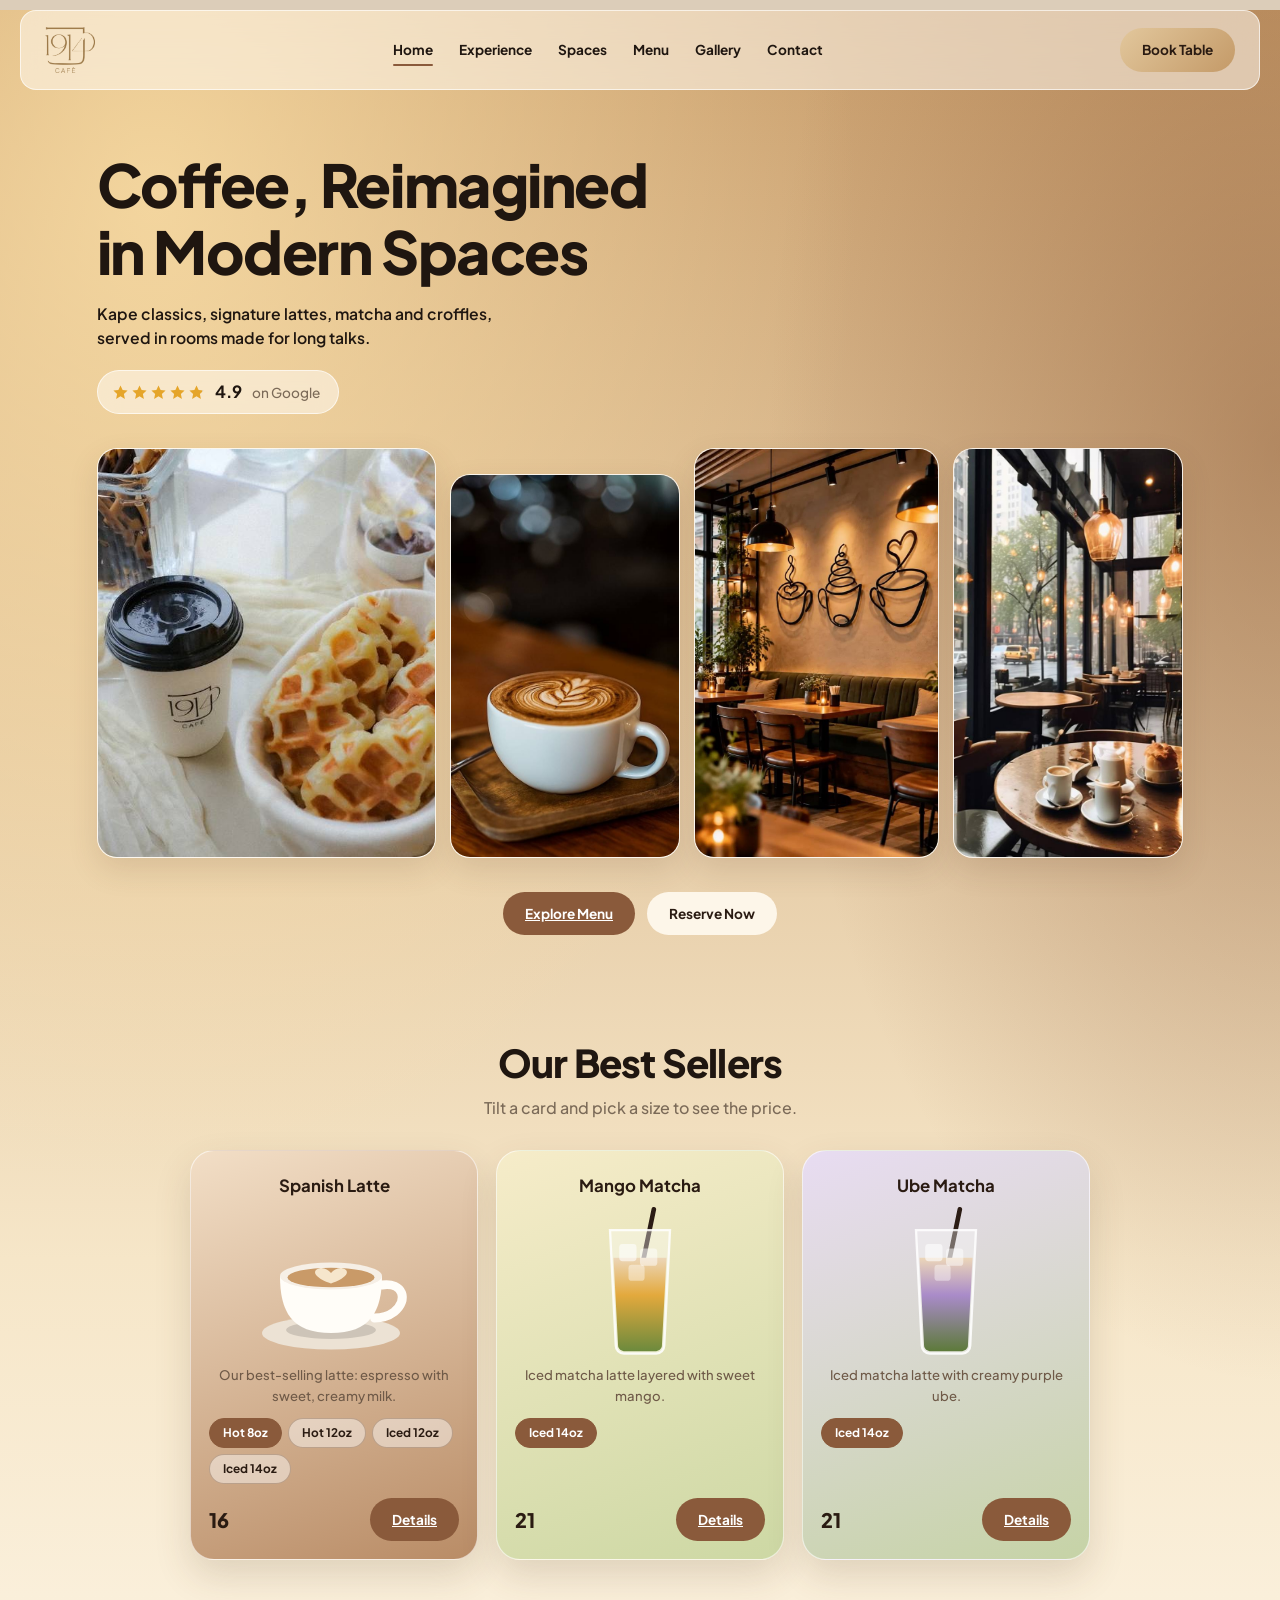
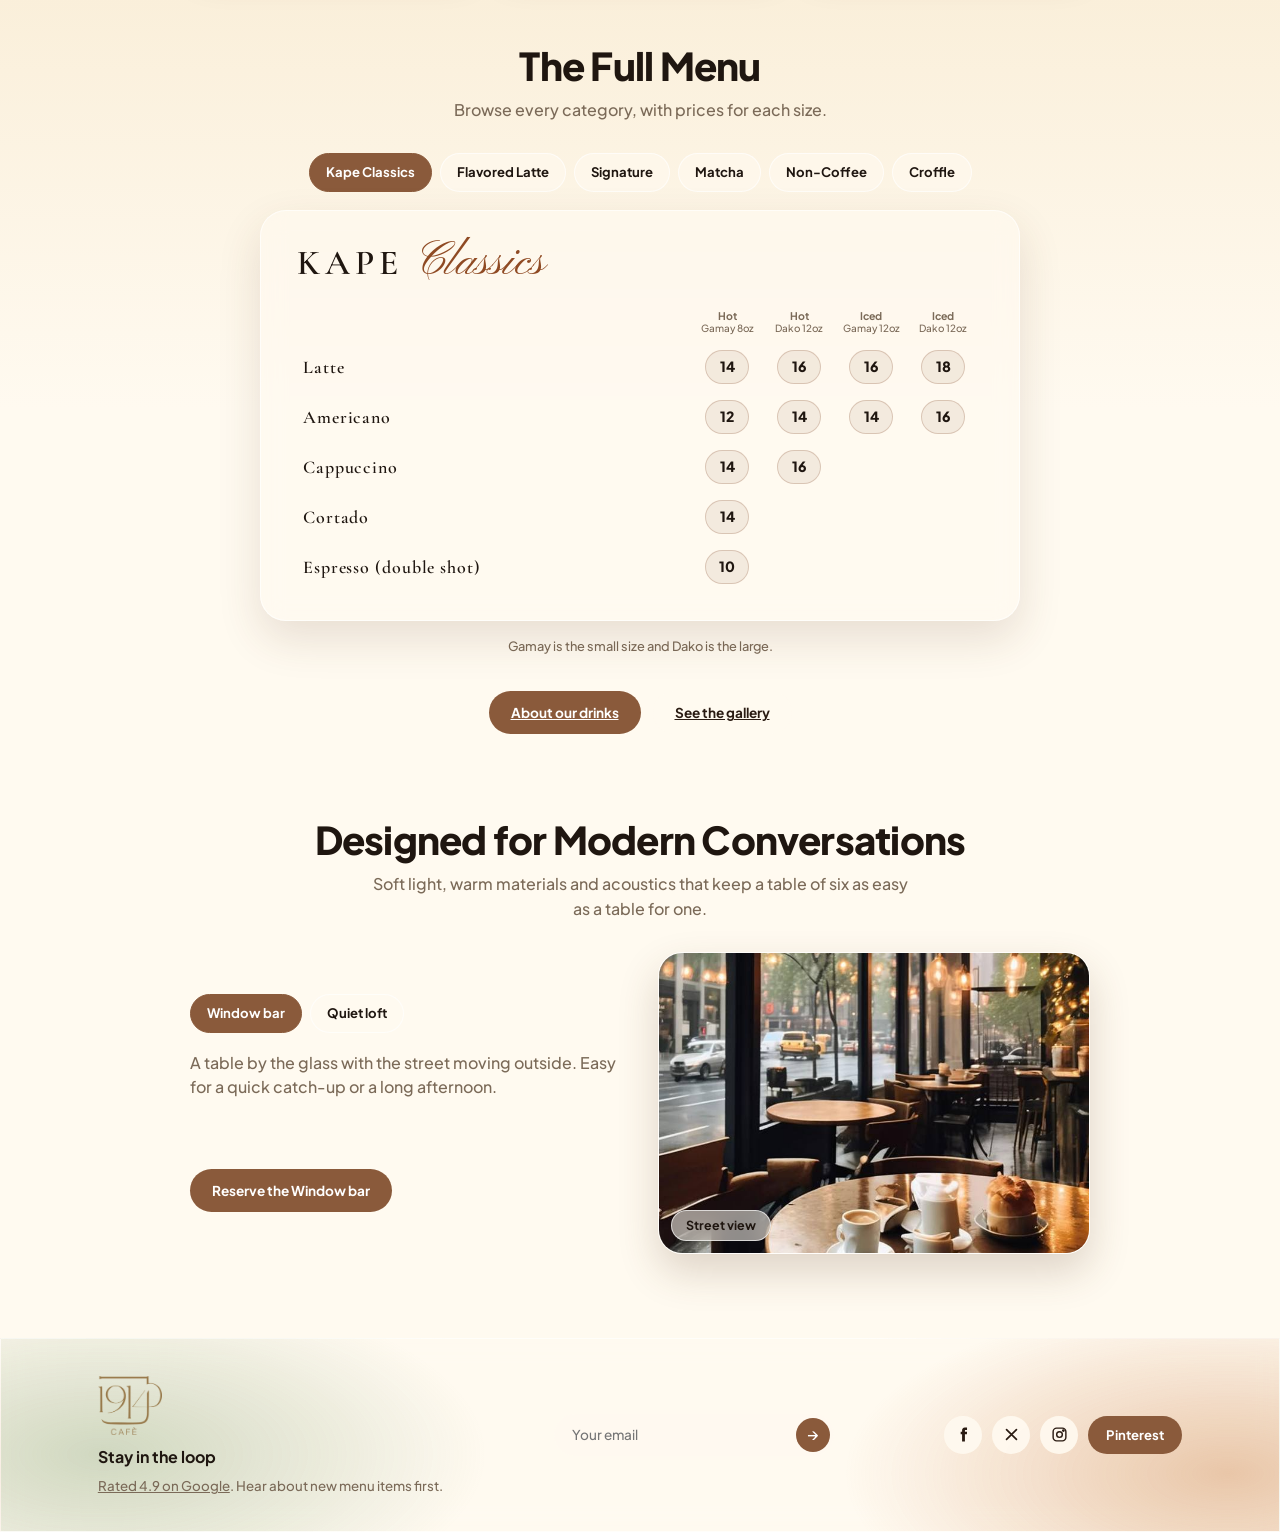
<file: index.html>
<!DOCTYPE html>
<html lang="en">
<head>
<meta charset="utf-8">
<meta name="viewport" content="width=device-width, initial-scale=1, viewport-fit=cover">
<title>1914 Café</title>
<link rel="icon" type="image/png" href="favicon.png">
<link rel="preconnect" href="https://fonts.googleapis.com">
<link href="https://fonts.googleapis.com/css2?family=Plus+Jakarta+Sans:wght@500;700;800&family=Cormorant+Garamond:wght@500;600;700&family=Pinyon+Script&display=swap" rel="stylesheet">
<link rel="stylesheet" href="site.css">
</head>
<body>
<div class="page" id="page">
<div id="glow"></div>
<header class="nav" id="nav">
  <a class="logo" href="#home" aria-label="1914 Café, home"><span class="lm" role="img"></span></a>
  <nav class="links" aria-label="Main"><a href="#home">Home</a><a href="#experience">Experience</a><a href="#spaces">Spaces</a><a href="info.html">Menu</a><a href="gallery.html">Gallery</a><a href="#contact">Contact</a></nav>
  <div class="nav-r"><button class="btn gold" type="button" data-book>Book Table</button></div>
</header>
<main>
<section class="hero" id="home">
  <h1><span class="w"><i style="--i:0">Coffee,</i></span> <span class="w"><i style="--i:1">Reimagined</i></span><br><span class="w"><i style="--i:2">in</i></span> <span class="w"><i style="--i:3">Modern</i></span> <span class="w"><i style="--i:4">Spaces</i></span></h1>
  <p class="lede">Kape classics, signature lattes, matcha and croffles, served in rooms made for long talks.</p><a class="rate" href="https://share.google/X0Y6IuUKryhxJfCof" target="_blank" rel="noopener" aria-label="Rated 4.9 out of 5 on Google. Opens in a new tab."><span class="stars"></span><b id="rn">4.9</b><span class="g">on Google</span></a>
  <div class="tiles" id="tiles">
    <div class="tile t1" data-art="cup"></div>
    <div class="tile t2" data-art="cup2"></div>
    <div class="tile t3" data-art="glass"></div>
    <div class="tile t4" data-art="room"></div>
    
  </div>
  <div class="cta"><a class="btn brown" href="info.html" data-mag>Explore Menu</a><button class="btn soft" type="button" data-book data-mag>Reserve Now</button></div>
</section>

<section id="menu">
  <h2 class="rv">Our Best Sellers</h2>
  <p class="sub rv">Tilt a card and pick a size to see the price.</p>
  <div class="cards" id="cards"></div>
  <h2 class="rv" style="margin-top:84px">The Full Menu</h2>
  <p class="sub rv">Browse every category, with prices for each size.</p>
  <div class="tabs mtabs" id="mt" role="tablist" aria-label="Menu categories"></div>
  <div id="mp" role="tabpanel"></div>
  <p class="mnote">Gamay is the small size and Dako is the large.</p>
  <div class="cta"><a class="btn brown" href="info.html">About our drinks</a><a class="btn soft" href="gallery.html">See the gallery</a></div>
</section>

<section class="conv" id="experience">
  <h2 class="rv">Designed for Modern Conversations</h2>
  <p class="sub rv">Soft light, warm materials and acoustics that keep a table of six as easy as a table for one.</p>
  <div class="split rv" id="spaces">
    <div>
      <div class="tabs" role="tablist" aria-label="Spaces"></div>
      <p id="stxt"></p>
      <button class="btn brown" type="button" id="rsv" data-book data-mag>Reserve the Window bar</button>
    </div>
    <div class="room" id="room"><span class="seats" id="seats"></span></div>
  </div>
</section>
</main>

<footer id="contact">
  <div><span class="lm" style="width:64px;height:64px;margin-bottom:8px" role="img" aria-label="1914 Café"></span><strong>Stay in the loop</strong><small><a href="https://share.google/X0Y6IuUKryhxJfCof" target="_blank" rel="noopener" style="color:inherit">Rated 4.9 on Google</a>. Hear about new menu items first.</small></div>
  <form class="nl" id="nl" novalidate><input type="email" id="em" placeholder="Your email" aria-label="Email address"><button type="submit" aria-label="Subscribe">→</button></form>
  <div class="soc">
    <a href="#" aria-label="Facebook"><svg viewBox="0 0 24 24" fill="currentColor"><path d="M14 8V6.5c0-.6.4-.8.8-.8H17V2h-3c-3 0-4 2-4 4v2H8v3.5h2V22h4v-10.5h2.8L17 8z"/></svg></a>
    <a href="#" aria-label="X"><svg viewBox="0 0 24 24" fill="none" stroke="currentColor" stroke-width="2.4" stroke-linecap="round"><path d="M5 5l14 14M19 5L5 19"/></svg></a>
    <a href="#" aria-label="Instagram"><svg viewBox="0 0 24 24" fill="none" stroke="currentColor" stroke-width="2"><rect x="3" y="3" width="18" height="18" rx="5"/><circle cx="12" cy="12" r="4"/><circle cx="17.5" cy="6.5" r="1" fill="currentColor"/></svg></a>
    <a href="#" class="pin">Pinterest</a>
  </div>
</footer>
</div>

<dialog id="dlg" aria-labelledby="dt">
  <form id="bf" novalidate>
    <h3 id="dt">Book a table</h3>
    <p class="sp">Choose a space, date and time.</p>
    <span class="lab">Space</span><div class="row" id="spc"></div>
    <label for="dd">Date</label><input type="date" id="dd">
    <span class="lab">Guests</span>
    <div class="row step"><button type="button" id="gm" aria-label="Fewer guests">−</button><output id="gn">2</output><button type="button" id="gp" aria-label="More guests">+</button></div>
    <span class="lab">Time</span>
    <div class="row" id="times"></div>
    <label for="dn">Name</label><input type="text" id="dn" autocomplete="name">
    <p class="err" id="derr" role="alert"></p>
    <div class="acts"><button class="btn soft" type="button" id="dx">Cancel</button><button class="btn brown" type="submit">Confirm booking</button></div>
  </form>
</dialog>
<div id="toast" role="status" aria-live="polite"></div>

<script>
const $=(s,r=document)=>r.querySelector(s),$$=(s,r=document)=>[...r.querySelectorAll(s)];
const cup=(c,s,r,f)=>`<svg viewBox="0 0 120 100" aria-hidden="true"><g class="steam"><path d="M46 36c-6-6 6-10 0-20"/><path d="M60 36c-6-6 6-10 0-24"/><path d="M74 36c-6-6 6-10 0-20"/></g><ellipse cx="58" cy="84" rx="46" ry="11" fill="${s}"/><ellipse cx="58" cy="82" rx="30" ry="6" fill="#0002"/><path d="M24 46h68c0 24-8 38-34 38S24 70 24 46z" fill="${c}"/><path d="M92 52c14-2 18 10 8 18-4 3-9 4-13 4" fill="none" stroke="${c}" stroke-width="6" stroke-linecap="round"/><ellipse cx="58" cy="46" rx="34" ry="9" fill="${r}"/><ellipse cx="58" cy="47" rx="29" ry="6.5" fill="${f}"/><path d="M58 51c-9-3-14-8-8-10 3-1 6 1 8 3 2-2 5-4 8-3 6 2 1 7-8 10z" fill="#f6e6cc"/></svg>`;
const glass=(a,b,id)=>`<svg viewBox="0 0 80 130" aria-hidden="true"><defs><linearGradient id="${id}" x1="0" y1="0" x2="0" y2="1"><stop offset="0" stop-color="#ecd6b8"/><stop offset=".4" stop-color="${a}"/><stop offset="1" stop-color="${b}"/></linearGradient></defs><path d="M52 2L40 60" stroke="#2b1c14" stroke-width="4" stroke-linecap="round"/><path d="M14 20h52l-5 100c0 4-3 7-7 7H26c-4 0-7-3-7-7z" fill="rgba(255,255,255,.35)" stroke="rgba(255,255,255,.85)" stroke-width="2"/><path d="M17 44h46l-4 76c0 3-3 5-6 5H27c-3 0-6-2-6-5z" fill="url(#${id})"/><rect class="ice" x="22" y="32" width="15" height="15" rx="3" fill="rgba(255,255,255,.6)"/><rect class="ice" x="40" y="36" width="15" height="15" rx="3" fill="rgba(255,255,255,.5)"/><rect class="ice" x="30" y="50" width="14" height="14" rx="3" fill="rgba(255,255,255,.4)"/></svg>`;
const room=`<svg viewBox="0 0 200 140" preserveAspectRatio="xMidYMid slice" aria-hidden="true"><rect width="200" height="140" fill="#ead8ba"/><rect y="98" width="200" height="42" fill="#cfab80"/><g fill="#b98a5c"><rect x="10" y="34" width="60" height="4"/><rect x="10" y="62" width="60" height="4"/><rect x="130" y="34" width="60" height="4"/><rect x="130" y="62" width="60" height="4"/></g><g fill="#8a5a3b"><rect x="16" y="22" width="8" height="12"/><rect x="30" y="26" width="10" height="8"/><rect x="48" y="20" width="7" height="14"/><rect x="138" y="24" width="12" height="10"/><rect x="160" y="20" width="8" height="14"/><rect x="20" y="52" width="12" height="10"/><rect x="150" y="50" width="9" height="12"/></g><g stroke="#7a5a40" stroke-width="1.5"><path d="M100 0v26M70 0v14M130 0v14"/></g><g class="glow" fill="rgba(255,214,140,.55)"><circle cx="100" cy="32" r="22"/><circle cx="70" cy="20" r="14"/><circle cx="130" cy="20" r="14"/></g><g fill="#8a5a3b"><path d="M88 26h24a12 12 0 0 0-24 0z"/><path d="M62 14h16a8 8 0 0 0-16 0z"/><path d="M122 14h16a8 8 0 0 0-16 0z"/></g><rect x="58" y="92" width="84" height="6" rx="3" fill="#8a5a3b"/><rect x="96" y="98" width="8" height="32" fill="#6e452c"/><circle cx="84" cy="88" r="5" fill="#fff"/><circle cx="116" cy="88" r="5" fill="#fff"/><g fill="#a06a45"><rect x="34" y="96" width="22" height="5" rx="2"/><rect x="38" y="101" width="3" height="28"/><rect x="50" y="101" width="3" height="28"/><rect x="144" y="96" width="22" height="5" rx="2"/><rect x="148" y="101" width="3" height="28"/><rect x="160" y="101" width="3" height="28"/></g></svg>`;
const IM={cups:"Assets/cups.jpg",latte:"Assets/latte.jpeg",loft:"Assets/loft.jpg",window:"Assets/window.jpg"};
const art={cup:cup('#fff','#efe6da','#f6efe6','#b98558'),cup2:cup('#fffdf8','#ece2d4','#f6efe6','#c99a68'),glass:glass('#c98a4e','#5b3320','g1'),room,room2:room.replace('<svg ','<svg style="transform:scaleX(-1);filter:hue-rotate(-12deg)" ')};
const im=(k,pos,alt)=>`<img src="${IM[k]}" alt="${alt}" style="object-position:${pos}" decoding="async">`;
art.cup=im('cups','40% 50%','1914 Café cups beside a basket of croffles');art.cup2=im('latte','50% 70%','Latte with leaf latte art');art.glass=im('loft','50% 35%','Seating area with coffee cup wall art');art.room=im('window','50% 65%','Window table with a view of the street');
$$('[data-art]').forEach(e=>e.innerHTML=art[e.dataset.art]);

/* hero parallax + cursor glow */
const hero=$('#home'),tiles=$('#tiles'),glow=$('#glow');
hero.addEventListener('pointermove',e=>{const r=hero.getBoundingClientRect();tiles.style.setProperty('--mx',((e.clientX-r.left)/r.width-.5)*2);tiles.style.setProperty('--my',((e.clientY-r.top)/r.height-.5)*2)});
hero.addEventListener('pointerleave',()=>{tiles.style.setProperty('--mx',0);tiles.style.setProperty('--my',0)});
let gx=0,gy=0,tx=0,ty=0;
addEventListener('pointermove',e=>{tx=e.clientX;ty=e.clientY;glow.style.opacity=1});
(function loop(){gx+=(tx-gx)*.12;gy+=(ty-gy)*.12;glow.style.transform=`translate(${gx}px,${gy}px)`;requestAnimationFrame(loop)})();
$$('[data-mag]').forEach(b=>{b.addEventListener('pointermove',e=>{const r=b.getBoundingClientRect();b.style.translate=`${(e.clientX-r.left-r.width/2)*.2}px ${(e.clientY-r.top-r.height/2)*.3}px`});b.addEventListener('pointerleave',()=>b.style.translate='')});

/* nav */
const nav=$('#nav');addEventListener('scroll',()=>nav.classList.toggle('sm',scrollY>30),{passive:true});
const links=$$('.links a'),spy=new IntersectionObserver(es=>es.forEach(x=>{if(x.isIntersecting)links.forEach(a=>a.classList.toggle('on',a.getAttribute('href')==='#'+x.target.id))}),{rootMargin:'-45% 0px -50% 0px'});
['home','menu','experience','contact'].forEach(i=>spy.observe($('#'+i)));
const io=new IntersectionObserver(es=>es.forEach(x=>{if(x.isIntersecting){x.target.classList.add('in');io.unobserve(x.target)}}),{threshold:.15});
$$('.rv').forEach(e=>io.observe(e));

/* toast */
let tt;const toast=m=>{const t=$('#toast');t.textContent=m;t.classList.add('on');clearTimeout(tt);tt=setTimeout(()=>t.classList.remove('on'),2800)};

/* menu cards */
const items=[
{n:'Spanish Latte',d:'Our best-selling latte: espresso with sweet, creamy milk.',z:[['Hot 8oz',16],['Hot 12oz',18],['Iced 12oz',18],['Iced 14oz',20]],g:'linear-gradient(160deg,#f2dec6,#b98c66)',a:cup('#fffdf8','#ece2d4','#f6efe6','#c99a68')},
{n:'Mango Matcha',d:'Iced matcha latte layered with sweet mango.',z:[['Iced 14oz',21]],g:'linear-gradient(160deg,#f6ecc9,#cdd8a4)',a:glass('#e3a93d','#6c8a3d','g2')},
{n:'Ube Matcha',d:'Iced matcha latte with creamy purple ube.',z:[['Iced 14oz',21]],g:'linear-gradient(160deg,#e8dcf2,#c6d3a6)',a:glass('#a98bc9','#5d7a3a','g3')}];
$('#cards').innerHTML=items.map((it,i)=>`<article class="card rv" data-i="${i}" data-s="0" style="--g:${it.g};transition-delay:${i*120}ms"><h3>${it.n}</h3>${it.a}<p>${it.d}</p><div class="sizes" role="group" aria-label="Size">${it.z.map((s,j)=>`<button type="button" aria-pressed="${j==0}" data-s="${j}">${s[0]}</button>`).join('')}</div><div class="buy"><span class="price">${it.z[0][1]}</span><a class="btn brown" href="info.html#${it.n.toLowerCase().replace(/ /g,'-')}">Details</a></div></article>`).join('');
$$('.card').forEach(c=>{io.observe(c);
c.addEventListener('pointermove',e=>{if(e.pointerType!=='mouse')return;const r=c.getBoundingClientRect(),x=(e.clientX-r.left)/r.width,y=(e.clientY-r.top)/r.height;c.style.transform=`perspective(800px) rotateY(${(x-.5)*12}deg) rotateX(${(.5-y)*12}deg) translateY(-4px)`;c.style.setProperty('--gx',x*100+'%');c.style.setProperty('--gy',y*100+'%')});
c.addEventListener('pointerleave',()=>c.style.transform='');
c.addEventListener('click',e=>{const it=items[c.dataset.i],sz=e.target.closest('.sizes button');
if(sz){c.dataset.s=sz.dataset.s;$$('.sizes button',c).forEach(b=>b.setAttribute('aria-pressed',b===sz));const p=$('.price',c);p.textContent=it.z[sz.dataset.s][1];p.classList.remove('pop');void p.offsetWidth;p.classList.add('pop')}})});

/* full menu */
const M=[
{k:'Kape Classics',t:'Kape',a:'Classics',b:[{c:['Hot|Gamay 8oz','Hot|Dako 12oz','Iced|Gamay 12oz','Iced|Dako 12oz'],r:[['Latte',14,16,16,18],['Americano',12,14,14,16],['Cappuccino',14,16],['Cortado',14],['Espresso (double shot)',10]]}]},
{k:'Flavored Latte',t:'Flavored Latte',b:[{c:['Hot|Gamay 8oz','Hot|Dako 12oz','Iced|Gamay 12oz','Iced|Dako 14oz'],r:[['Spanish Latte*',16,18,18,20],['Caramel Latte',18,20,19,21],['Hazelnut Latte',18,20,20,22],['Biscoff Latte',18,20,20,22],['Pistachio Latte',19,21,21,23],['Mocha Latte',15,18,18,20],['Matcha Latte',18,20,20,21]]}]},
{k:'Signature',t:'1914 Café',a:'Signature',b:[{c:[''],r:[['1914 Creamy Latte',21],['Ube Latte',21],['V60',30]]},{c:['Hot|Gamay 8oz','Hot|Dako 12oz'],r:[['Hot Choco',15,19]]}]},
{k:'Matcha',t:'Matcha Series',a:'Iced',b:[{c:['Iced|Dako 14oz'],r:[['Matcha Latte',21],['Mango Matcha*',21],['Ube Matcha*',21],['Strawberry Matcha',21],['Biscoff Matcha',21],['Dirty Matcha',21]]}]},
{k:'Non-Coffee',t:'Non-Coffee',a:'Iced',b:[{c:['Iced|Dako 14oz'],r:[['Strawberry Mojito',18],['Passionfruit Mojito',18],['Peach Mojito',18],['Mango Mojito',18],['Passionfruit Mango Mojito',21],['Peach Mango Mojito',21],['Strawberry Mango Mojito',21]]}]},
{k:'Croffle',t:'Croffle',b:[{c:[''],r:[['Oreo Chocolate Crunch',23],['Strawberry Delight',23],['Banana Nutella',23],['Caramel Banana',23],['Biscoff Lover',23],['Pistachio Royale',23]]}]}];
const mt=$('#mt'),mp=$('#mp');
mt.innerHTML=M.map((s,i)=>`<button role="tab" type="button" aria-selected="${i==0}">${s.k}</button>`).join('');
const showM=i=>{const s=M[i];$$('button',mt).forEach((b,j)=>b.setAttribute('aria-selected',j==i));
mp.innerHTML=`<h3 class="mh"><span>${s.t}</span>${s.a?`<em>${s.a}</em>`:''}</h3>`+s.b.map(b=>`<div class="mg" style="--n:${b.c.length}"><div class="mr mc"><span></span>${b.c.map(c=>{const[x,y]=c.split('|');return`<span>${y?x+'<small>'+y+'</small>':'<small>'+x+'</small>'}</span>`}).join('')}</div>${b.r.map(r=>{const bs=r[0].endsWith('*'),n=bs?r[0].slice(0,-1):r[0];return`<div class="mr"><span class="mn">${n}${bs?'<i class="bs">Best seller</i>':''}</span>${b.c.map((c,j)=>r[j+1]!=null?`<span class="pr" aria-label="${n} ${c.replace('|',' ')}, ${r[j+1]}">${r[j+1]}</span>`:'<span></span>').join('')}</div>`}).join('')}</div>`).join('');
mp.classList.remove('sw');void mp.offsetWidth;mp.classList.add('sw')};
mt.onclick=e=>{const b=e.target.closest('button');if(b)showM($$('button',mt).indexOf(b))};
showM(0);

/* google rating */
(()=>{const s=$('.stars');s.innerHTML=[0,1,2,3,4].map(i=>{const o=i<4?1:.9;return`<svg viewBox="0 0 24 24" style="--j:${i}" aria-hidden="true"><defs><linearGradient id="st${i}"><stop offset="${o}" stop-color="#e5a52a"/><stop offset="${o}" stop-color="rgba(160,130,90,.35)"/></linearGradient></defs><path fill="url(#st${i})" d="M12 2l3 6.5 7 .8-5.2 4.8 1.4 7L12 17.3 5.8 21l1.4-7L2 9.3l7-.8z"/></svg>`}).join('');
if(matchMedia('(prefers-reduced-motion:reduce)').matches)return;
const n=$('#rn');n.textContent='0.0';let t0;const f=t=>{t0??=t;const k=Math.min((t-t0)/1300,1);n.textContent=(4.9*(1-Math.pow(1-k,3))).toFixed(1);if(k<1)requestAnimationFrame(f)};setTimeout(()=>requestAnimationFrame(f),900)})();

/* spaces */
const sp=[{n:'Window bar',t:'A table by the glass with the street moving outside. Easy for a quick catch-up or a long afternoon.',s:'Street view',k:'window'},{n:'Quiet loft',t:'Warm light and soft green seating, made for a slow, uninterrupted conversation.',s:'Warm and quiet',k:'loft'}];
let cur=0;const tabs=$('#spaces .tabs'),rm=$('#room');rm.insertAdjacentHTML('afterbegin',sp.map(s=>`<img src="${IM[s.k]}" alt="${s.n}" style="object-position:${s.k=='loft'?'50% 35%':'50% 70%'}">`).join(''));
tabs.innerHTML=sp.map((s,i)=>`<button role="tab" type="button" aria-selected="${i==0}">${s.n}</button>`).join('');
const show=i=>{cur=i;$$('button',tabs).forEach((b,j)=>b.setAttribute('aria-selected',j==i));const t=$('#stxt');t.textContent=sp[i].t;t.classList.remove('sw');void t.offsetWidth;t.classList.add('sw');$$('img',rm).forEach((m,j)=>m.classList.toggle('on',j==i));$('#seats').textContent=sp[i].s;$('#rsv').textContent='Reserve the '+sp[i].n};
tabs.onclick=e=>{const b=e.target.closest('button');if(b)show($$('button',tabs).indexOf(b))};show(0);

/* booking */
const dlg=$('#dlg'),times=['9:00 am','11:30 am','3:00 pm','6:30 pm'];let guests=2,time=times[1];
$('#times').innerHTML=times.map(t=>`<button type="button" aria-pressed="${t===time}">${t}</button>`).join('');
$('#times').onclick=e=>{const b=e.target.closest('button');if(!b)return;time=b.textContent;$$('#times button').forEach(x=>x.setAttribute('aria-pressed',x===b))};
let space=0;const setSp=i=>{space=i;$$('#spc button').forEach((x,j)=>x.setAttribute('aria-pressed',j==i))};
$('#spc').innerHTML=sp.map((s,i)=>`<button type="button" aria-pressed="${i==0}">${s.n}</button>`).join('');
$('#spc').onclick=e=>{const b=e.target.closest('button');if(b)setSp($$('#spc button').indexOf(b))};
const setG=n=>{guests=Math.max(1,Math.min(12,n));$('#gn').textContent=guests};
$('#gm').onclick=()=>setG(guests-1);$('#gp').onclick=()=>setG(guests+1);
$$('[data-book]').forEach(b=>b.addEventListener('click',()=>{const d=$('#dd'),n=new Date();d.min=d.value=new Date(n-n.getTimezoneOffset()*6e4).toISOString().slice(0,10);if(b.closest('#spaces'))setSp(cur);$('#derr').textContent='';dlg.showModal()}));
$('#dx').onclick=()=>dlg.close();
dlg.addEventListener('click',e=>{if(e.target===dlg)dlg.close()});
$('#bf').addEventListener('submit',e=>{e.preventDefault();const n=$('#dn').value.trim(),d=$('#dd').value;if(!n){$('#derr').textContent='Add a name so we can hold the table.';$('#dn').focus();return}if(!d){$('#derr').textContent='Choose a date.';return}
dlg.close();toast(`Table for ${guests} in the ${sp[space].n} at ${time} is requested, ${n}. See you at 1914 Café.`)});

/* newsletter */
$('#nl').addEventListener('submit',e=>{e.preventDefault();const v=$('#em').value.trim();if(!/^\S+@\S+\.\S+$/.test(v)){toast('Enter a valid email address.');$('#em').focus();return}$('#em').value='';toast('You’re on the list. Watch for Friday’s menu.')});
</script>
</body>
</html>
</file>
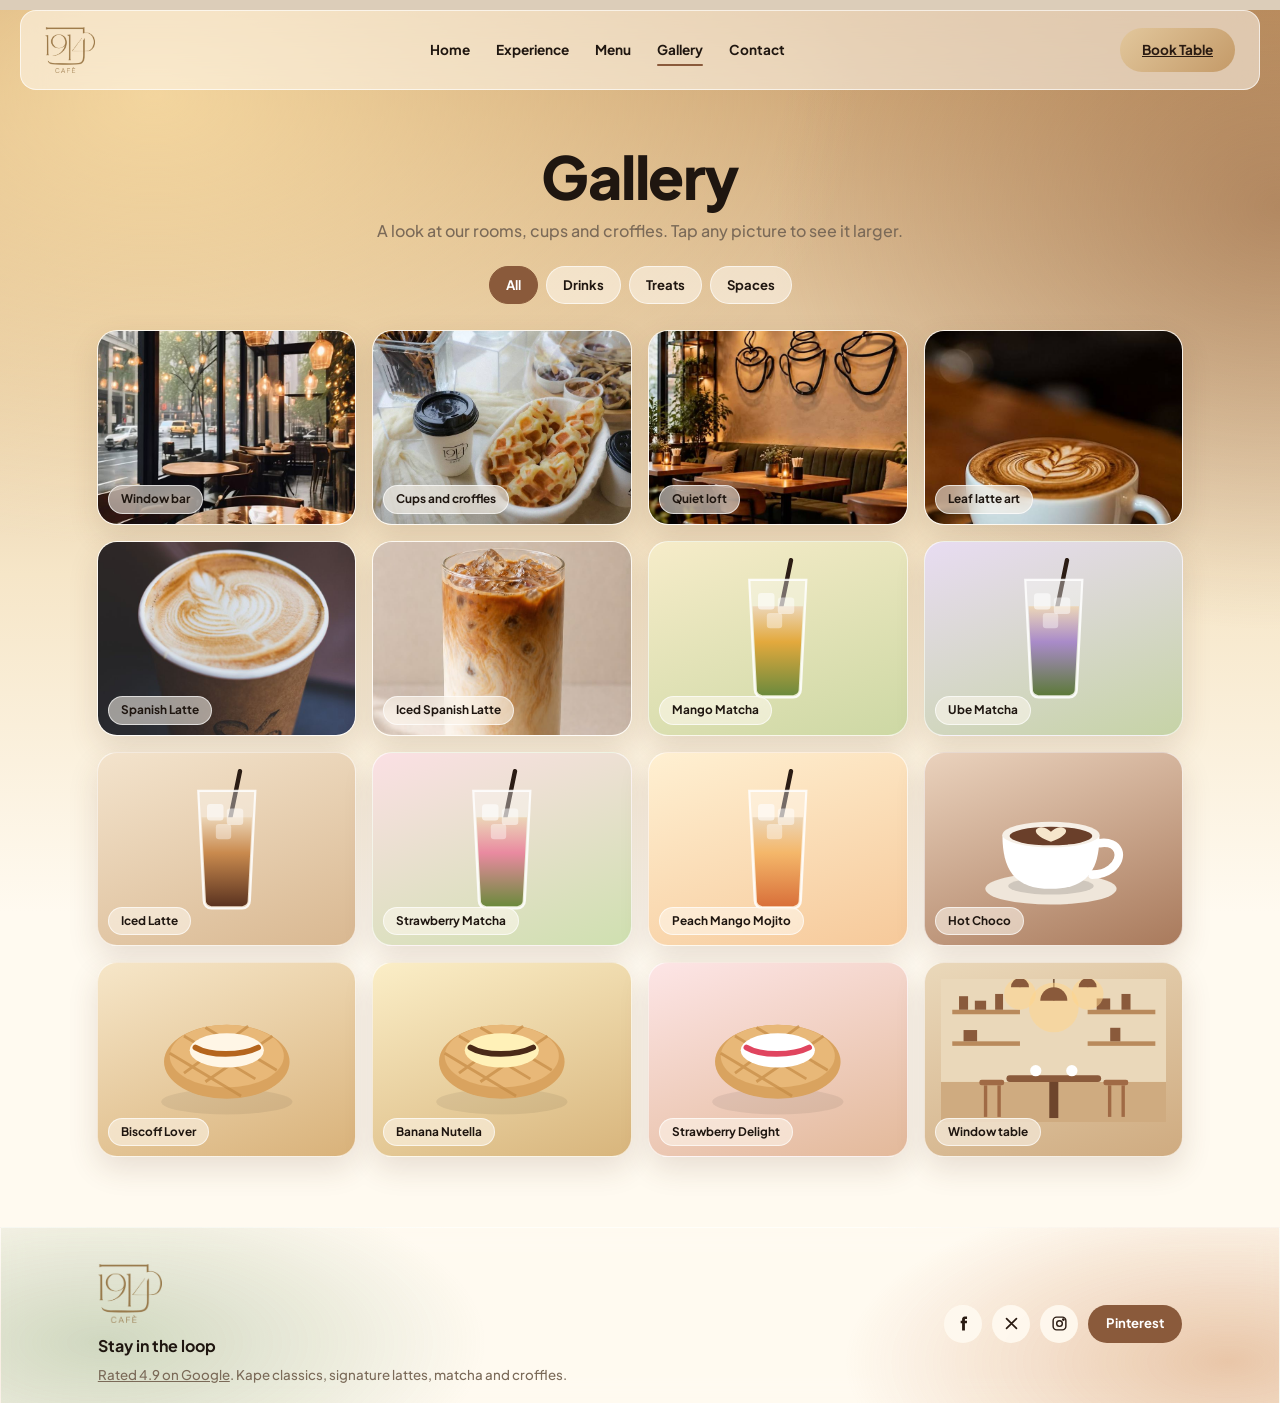
<file: gallery.html>
<!DOCTYPE html>
<html lang="en">
<head>
<meta charset="utf-8">
<meta name="viewport" content="width=device-width, initial-scale=1, viewport-fit=cover">
<title>Gallery | 1914 Café</title>
<link rel="icon" type="image/png" href="favicon.png">
<link rel="preconnect" href="https://fonts.googleapis.com">
<link href="https://fonts.googleapis.com/css2?family=Plus+Jakarta+Sans:wght@500;700;800&family=Cormorant+Garamond:wght@500;600;700&family=Pinyon+Script&display=swap" rel="stylesheet">
<link rel="stylesheet" href="site.css">
</head>
<body>
<div class="page" id="page">
<header class="nav" id="nav">
  <a class="logo" href="index.html" aria-label="1914 Café, home"><span class="lm" role="img"></span></a>
  <nav class="links" aria-label="Main"><a href="index.html">Home</a><a href="index.html#experience">Experience</a><a href="info.html">Menu</a><a href="gallery.html" class="on">Gallery</a><a href="#contact">Contact</a></nav>
  <div class="nav-r"><a class="btn gold" href="index.html#experience">Book Table</a></div>
</header>
<main>
<section class="ph"><h1>Gallery</h1><p>A look at our rooms, cups and croffles. Tap any picture to see it larger.</p>
<div class="chips" id="fl" role="group" aria-label="Filter"><button type="button" data-k="all" aria-pressed="true">All</button><button type="button" data-k="drinks" aria-pressed="false">Drinks</button><button type="button" data-k="treats" aria-pressed="false">Treats</button><button type="button" data-k="spaces" aria-pressed="false">Spaces</button></div></section>
<section><div class="gal" id="gal"></div></section>
<dialog id="lb" aria-label="Photo viewer"><div class="big" id="big"></div><h3 id="cap"></h3><div class="lbn"><button class="btn soft" type="button" id="pv">Previous</button><button class="btn soft" type="button" id="nx">Next</button><button class="btn brown" type="button" id="cl">Close</button></div></dialog>
</main>
<footer id="contact">
  <div><span class="lm" style="width:64px;height:64px;margin-bottom:8px" role="img" aria-label="1914 Café"></span><strong>Stay in the loop</strong><small><a href="https://share.google/X0Y6IuUKryhxJfCof" target="_blank" rel="noopener" style="color:inherit">Rated 4.9 on Google</a>. Kape classics, signature lattes, matcha and croffles.</small></div>
  
  <div class="soc">
    <a href="#" aria-label="Facebook"><svg viewBox="0 0 24 24" fill="currentColor"><path d="M14 8V6.5c0-.6.4-.8.8-.8H17V2h-3c-3 0-4 2-4 4v2H8v3.5h2V22h4v-10.5h2.8L17 8z"/></svg></a>
    <a href="#" aria-label="X"><svg viewBox="0 0 24 24" fill="none" stroke="currentColor" stroke-width="2.4" stroke-linecap="round"><path d="M5 5l14 14M19 5L5 19"/></svg></a>
    <a href="#" aria-label="Instagram"><svg viewBox="0 0 24 24" fill="none" stroke="currentColor" stroke-width="2"><rect x="3" y="3" width="18" height="18" rx="5"/><circle cx="12" cy="12" r="4"/><circle cx="17.5" cy="6.5" r="1" fill="currentColor"/></svg></a>
    <a href="#" class="pin">Pinterest</a>
  </div>
</footer>
</div>
<script>
const nav=document.getElementById('nav');addEventListener('scroll',()=>nav.classList.toggle('sm',scrollY>30),{passive:true});
const io=new IntersectionObserver(es=>es.forEach(x=>{if(x.isIntersecting){x.target.classList.add('in');io.unobserve(x.target)}}),{threshold:.08});document.querySelectorAll('.rv').forEach(e=>io.observe(e));
const cup=(c,s,r,f)=>`<svg viewBox="0 0 120 100" aria-hidden="true"><g class="steam"><path d="M46 36c-6-6 6-10 0-20"/><path d="M60 36c-6-6 6-10 0-24"/><path d="M74 36c-6-6 6-10 0-20"/></g><ellipse cx="58" cy="84" rx="46" ry="11" fill="${s}"/><ellipse cx="58" cy="82" rx="30" ry="6" fill="#0002"/><path d="M24 46h68c0 24-8 38-34 38S24 70 24 46z" fill="${c}"/><path d="M92 52c14-2 18 10 8 18-4 3-9 4-13 4" fill="none" stroke="${c}" stroke-width="6" stroke-linecap="round"/><ellipse cx="58" cy="46" rx="34" ry="9" fill="${r}"/><ellipse cx="58" cy="47" rx="29" ry="6.5" fill="${f}"/><path d="M58 51c-9-3-14-8-8-10 3-1 6 1 8 3 2-2 5-4 8-3 6 2 1 7-8 10z" fill="#f6e6cc"/></svg>`;
const glass=(a,b,id)=>`<svg viewBox="0 0 80 130" aria-hidden="true"><defs><linearGradient id="${id}" x1="0" y1="0" x2="0" y2="1"><stop offset="0" stop-color="#ecd6b8"/><stop offset=".4" stop-color="${a}"/><stop offset="1" stop-color="${b}"/></linearGradient></defs><path d="M52 2L40 60" stroke="#2b1c14" stroke-width="4" stroke-linecap="round"/><path d="M14 20h52l-5 100c0 4-3 7-7 7H26c-4 0-7-3-7-7z" fill="rgba(255,255,255,.35)" stroke="rgba(255,255,255,.85)" stroke-width="2"/><path d="M17 44h46l-4 76c0 3-3 5-6 5H27c-3 0-6-2-6-5z" fill="url(#${id})"/><rect class="ice" x="22" y="32" width="15" height="15" rx="3" fill="rgba(255,255,255,.6)"/><rect class="ice" x="40" y="36" width="15" height="15" rx="3" fill="rgba(255,255,255,.5)"/><rect class="ice" x="30" y="50" width="14" height="14" rx="3" fill="rgba(255,255,255,.4)"/></svg>`;
const room=`<svg viewBox="0 0 200 140" preserveAspectRatio="xMidYMid slice" aria-hidden="true"><rect width="200" height="140" fill="#ead8ba"/><rect y="98" width="200" height="42" fill="#cfab80"/><g fill="#b98a5c"><rect x="10" y="34" width="60" height="4"/><rect x="10" y="62" width="60" height="4"/><rect x="130" y="34" width="60" height="4"/><rect x="130" y="62" width="60" height="4"/></g><g fill="#8a5a3b"><rect x="16" y="22" width="8" height="12"/><rect x="30" y="26" width="10" height="8"/><rect x="48" y="20" width="7" height="14"/><rect x="138" y="24" width="12" height="10"/><rect x="160" y="20" width="8" height="14"/><rect x="20" y="52" width="12" height="10"/><rect x="150" y="50" width="9" height="12"/></g><g stroke="#7a5a40" stroke-width="1.5"><path d="M100 0v26M70 0v14M130 0v14"/></g><g class="glow" fill="rgba(255,214,140,.55)"><circle cx="100" cy="32" r="22"/><circle cx="70" cy="20" r="14"/><circle cx="130" cy="20" r="14"/></g><g fill="#8a5a3b"><path d="M88 26h24a12 12 0 0 0-24 0z"/><path d="M62 14h16a8 8 0 0 0-16 0z"/><path d="M122 14h16a8 8 0 0 0-16 0z"/></g><rect x="58" y="92" width="84" height="6" rx="3" fill="#8a5a3b"/><rect x="96" y="98" width="8" height="32" fill="#6e452c"/><circle cx="84" cy="88" r="5" fill="#fff"/><circle cx="116" cy="88" r="5" fill="#fff"/><g fill="#a06a45"><rect x="34" y="96" width="22" height="5" rx="2"/><rect x="38" y="101" width="3" height="28"/><rect x="50" y="101" width="3" height="28"/><rect x="144" y="96" width="22" height="5" rx="2"/><rect x="148" y="101" width="3" height="28"/><rect x="160" y="101" width="3" height="28"/></g></svg>`;

const croffle=(t,c)=>`<svg viewBox="0 0 120 100" aria-hidden="true"><ellipse cx="60" cy="86" rx="46" ry="9" fill="#0001"/><ellipse cx="60" cy="58" rx="44" ry="26" fill="#d9a35f"/><ellipse cx="60" cy="54" rx="40" ry="22" fill="#e8b878"/><g stroke="#c58b45" stroke-width="2" opacity=".7"><path d="M30 40l50 30M45 34l50 30M20 52l50 30M75 33L30 66M92 40L45 72"/></g><ellipse cx="60" cy="50" rx="26" ry="12" fill="${t}"/><path d="M38 48c10 6 32 6 44 0" stroke="${c}" stroke-width="4" fill="none" stroke-linecap="round"/></svg>`;
/* To add your own photos: put files in the Assets folder and add a line like
   ['spaces','Caption','img','Assets/my-photo.jpg'] to this list. kinds: drinks, treats, spaces */
const G=[
['spaces','Window bar','img','Assets/window.jpg'],
['drinks','Cups and croffles','img','Assets/cups.jpg'],
['spaces','Quiet loft','img','Assets/loft.jpg'],
['drinks','Leaf latte art','img','Assets/latte.jpeg'],
['drinks','Spanish Latte','img','Assets/Spanish latte.jpeg'],
['drinks','Iced Spanish Latte','img','Assets/iced spanish latte.jpeg'],
['drinks','Mango Matcha','svg',glass('#e3a93d','#6c8a3d','a1'),'linear-gradient(160deg,#f6ecc9,#cdd8a4)'],
['drinks','Ube Matcha','svg',glass('#a98bc9','#5d7a3a','a2'),'linear-gradient(160deg,#e8dcf2,#c6d3a6)'],
['drinks','Iced Latte','svg',glass('#c98a4e','#5b3320','a3'),'linear-gradient(160deg,#f3e3cc,#d9b891)'],
['drinks','Strawberry Matcha','svg',glass('#e98aa0','#6c8a3d','a4'),'linear-gradient(160deg,#fbe0e4,#cfe0b0)'],
['drinks','Peach Mango Mojito','svg',glass('#f4b76a','#d9703a','a5'),'linear-gradient(160deg,#fff0d2,#f6c99a)'],
['drinks','Hot Choco','svg',cup('#fff','#efe6da','#f6efe6','#6a3f2a'),'linear-gradient(160deg,#ead2bd,#a97a5c)'],
['treats','Biscoff Lover','svg',croffle('#fff6e6','#b5651d'),'linear-gradient(160deg,#f6e6c8,#d9b27a)'],
['treats','Banana Nutella','svg',croffle('#fff1b8','#4a2a18'),'linear-gradient(160deg,#fbeec7,#d8b57c)'],
['treats','Strawberry Delight','svg',croffle('#fff','#e0455f'),'linear-gradient(160deg,#fde5e6,#e3b99a)'],
['spaces','Window table','svg',room,'linear-gradient(160deg,#ead8ba,#cfab80)']];
const gal=document.getElementById('gal'),lb=document.getElementById('lb'),big=document.getElementById('big'),cap=document.getElementById('cap');
const art=g=>g[2]==='img'?`<img src="${g[3]}" alt="${g[1]}" loading="lazy" decoding="async">`:g[3];
gal.innerHTML=G.map((g,i)=>`<button type="button" class="gi" data-k="${g[0]}" data-i="${i}" aria-label="Open ${g[1]}" style="background:${g[4]||'var(--glass)'}">${art(g)}<span>${g[1]}</span></button>`).join('');
const fl=document.getElementById('fl');
fl.onclick=e=>{const b=e.target.closest('button');if(!b)return;[...fl.children].forEach(x=>x.setAttribute('aria-pressed',x===b));gal.querySelectorAll('.gi').forEach(x=>x.hidden=b.dataset.k!=='all'&&x.dataset.k!==b.dataset.k)};
let cur=0;const vis=()=>[...gal.querySelectorAll('.gi:not([hidden])')].map(x=>+x.dataset.i);
const open=i=>{cur=i;big.innerHTML=art(G[i]);big.style.background=G[i][4]||'var(--glass)';cap.textContent=G[i][1];if(!lb.open)lb.showModal()};
const step=d=>{const v=vis();open(v[(v.indexOf(cur)+d+v.length)%v.length])};
gal.onclick=e=>{const b=e.target.closest('.gi');if(b)open(+b.dataset.i)};
document.getElementById('pv').onclick=()=>step(-1);document.getElementById('nx').onclick=()=>step(1);document.getElementById('cl').onclick=()=>lb.close();
lb.addEventListener('click',e=>{if(e.target===lb)lb.close()});
addEventListener('keydown',e=>{if(!lb.open)return;if(e.key==='ArrowRight')step(1);if(e.key==='ArrowLeft')step(-1)});

</script>
</body>
</html>
</file>
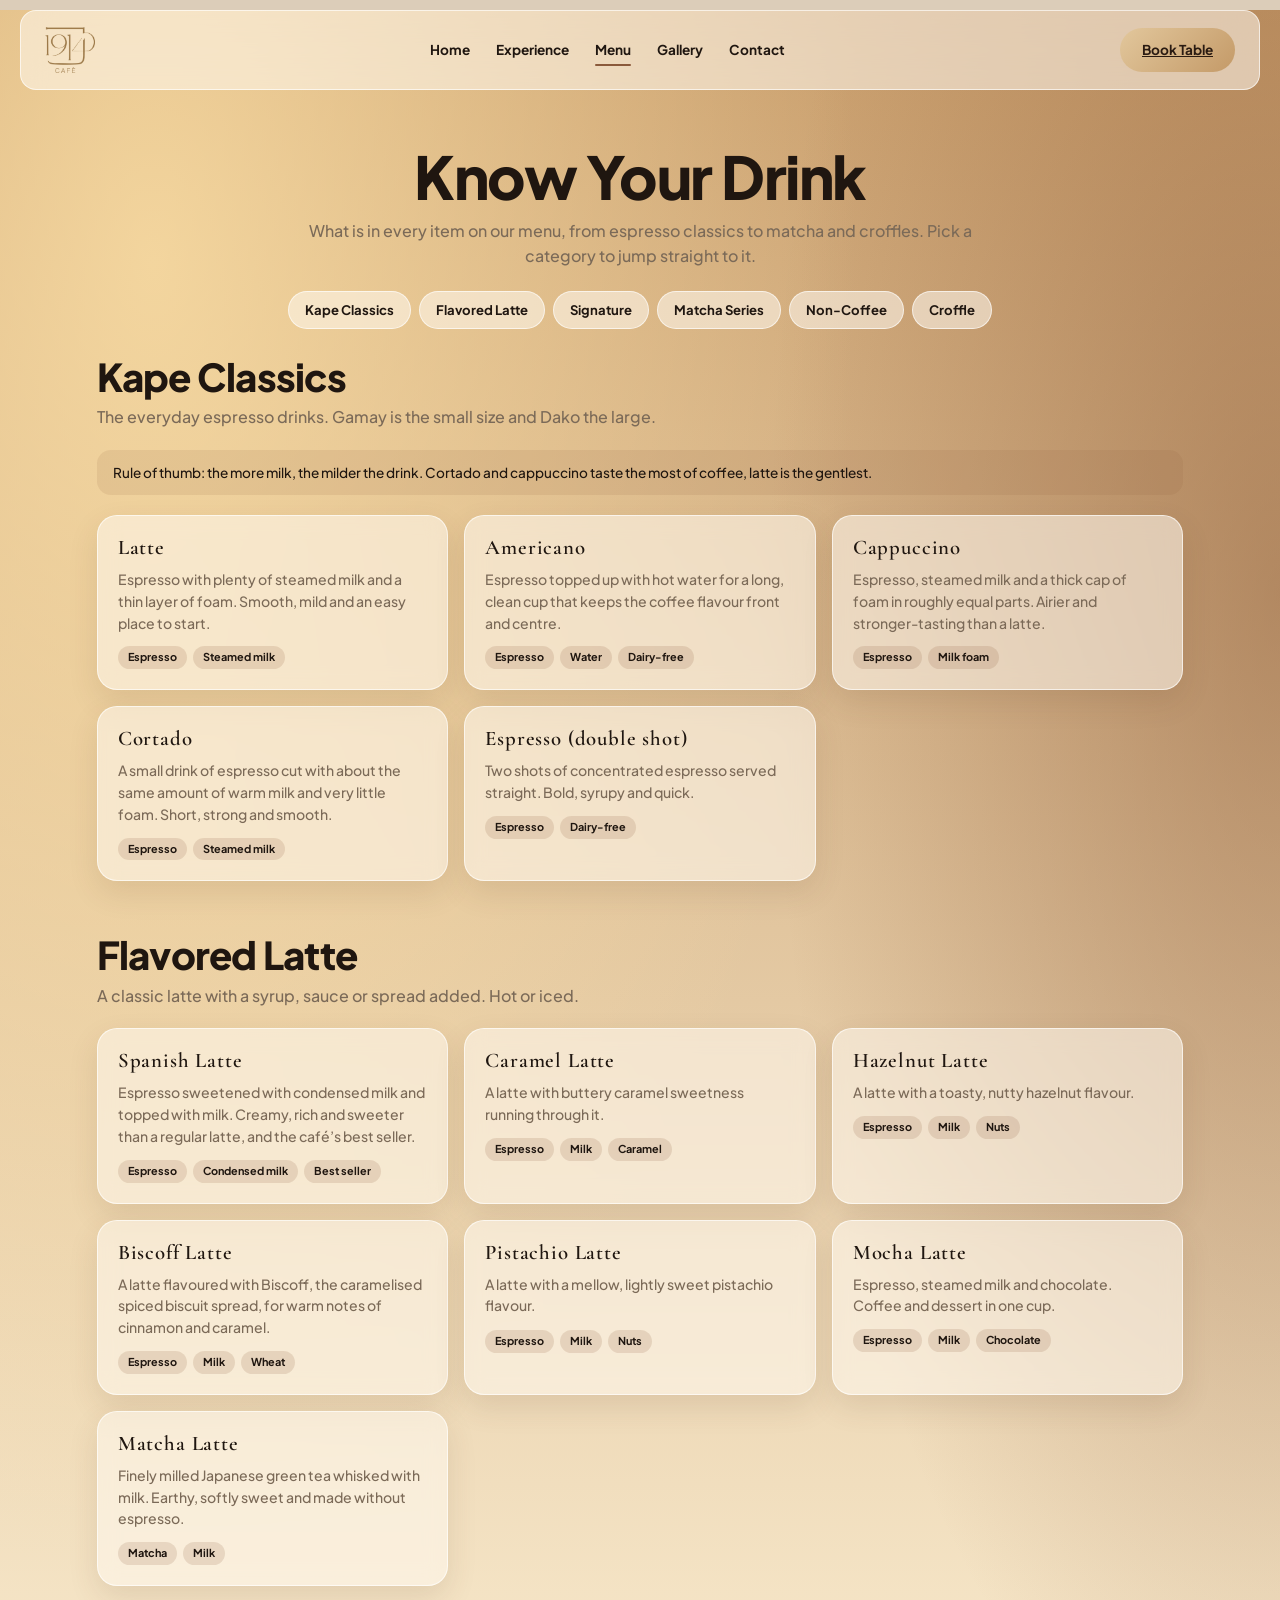
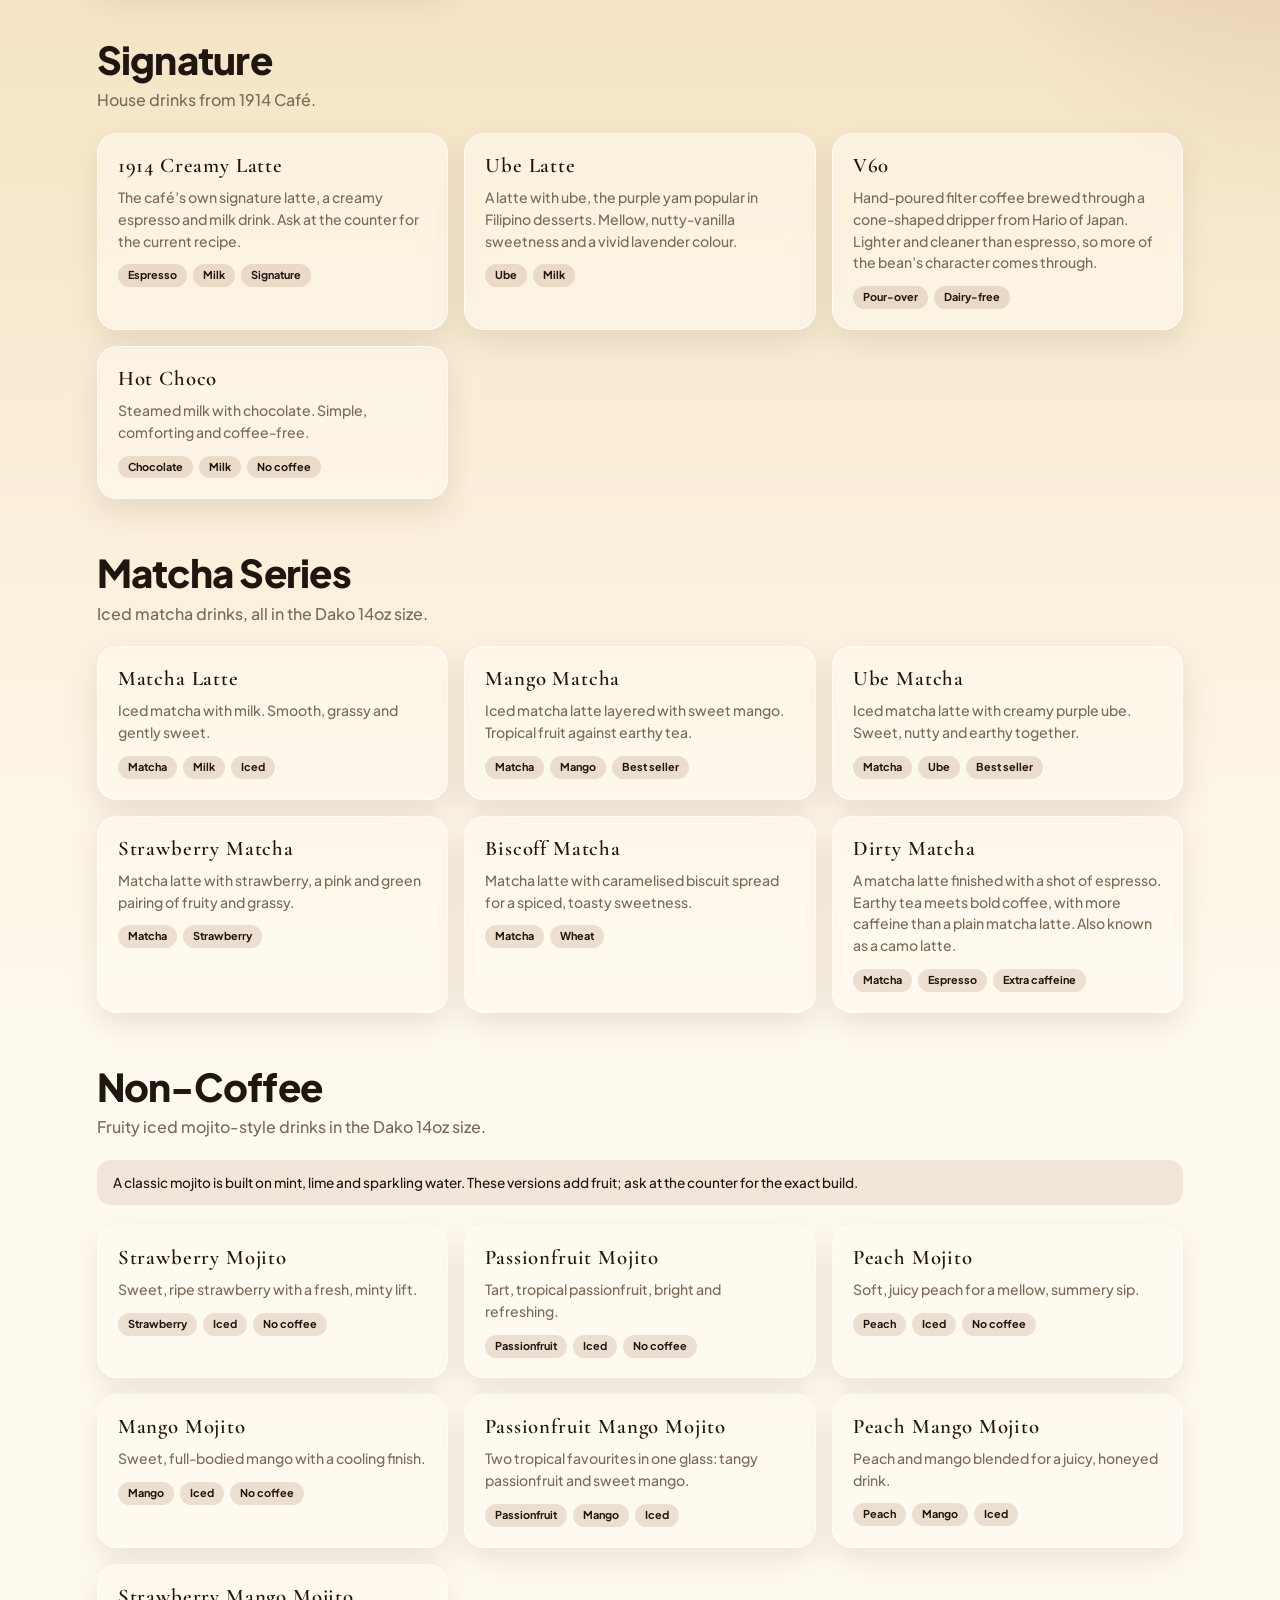
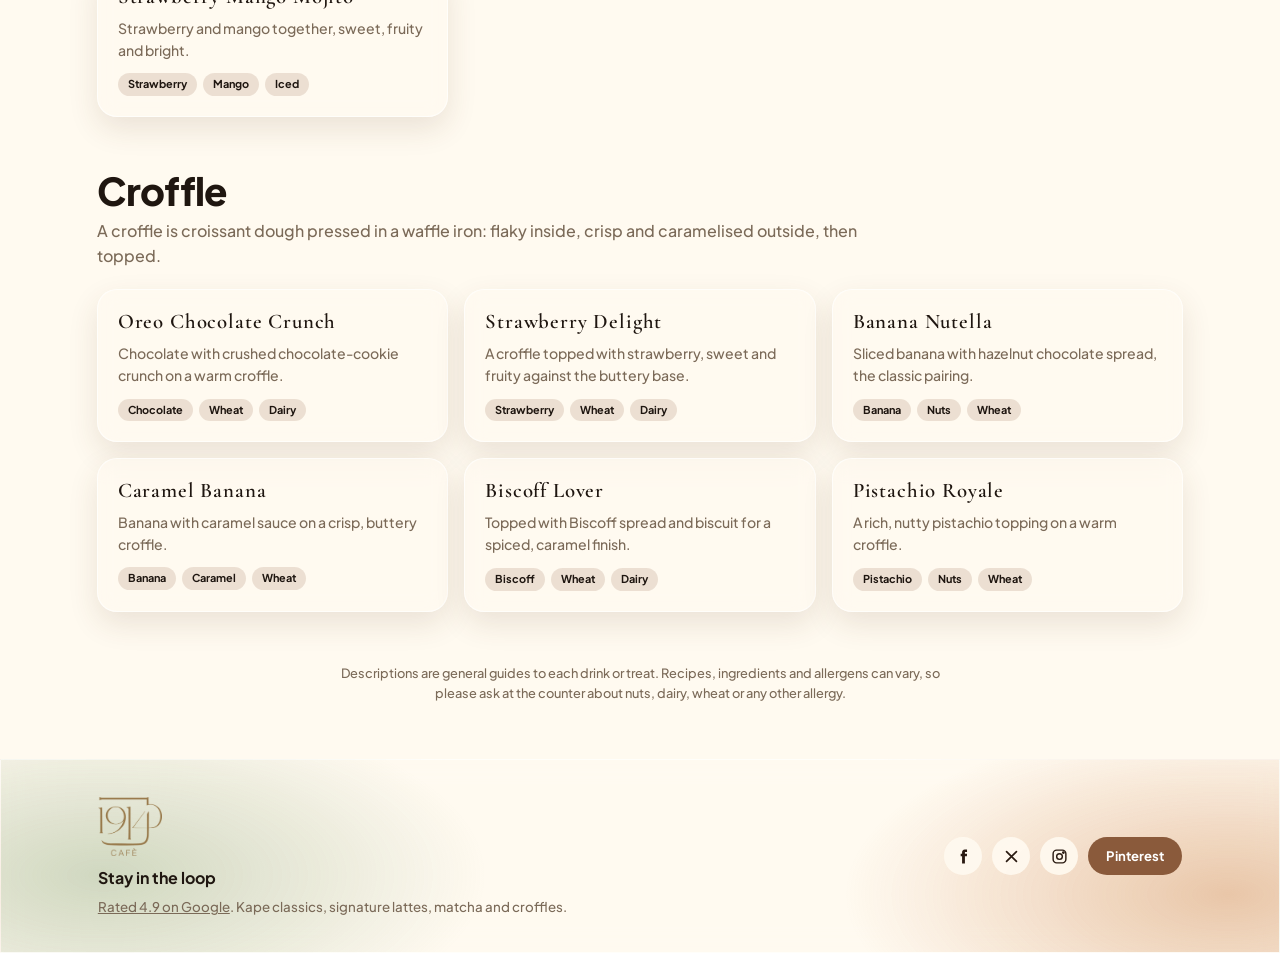
<file: info.html>
<!DOCTYPE html>
<html lang="en">
<head>
<meta charset="utf-8">
<meta name="viewport" content="width=device-width, initial-scale=1, viewport-fit=cover">
<title>Info | 1914 Café</title>
<link rel="icon" type="image/png" href="favicon.png">
<link rel="preconnect" href="https://fonts.googleapis.com">
<link href="https://fonts.googleapis.com/css2?family=Plus+Jakarta+Sans:wght@500;700;800&family=Cormorant+Garamond:wght@500;600;700&family=Pinyon+Script&display=swap" rel="stylesheet">
<link rel="stylesheet" href="site.css">
</head>
<body>
<div class="page" id="page">
<header class="nav" id="nav">
  <a class="logo" href="index.html" aria-label="1914 Café, home"><span class="lm" role="img"></span></a>
  <nav class="links" aria-label="Main"><a href="index.html">Home</a><a href="index.html#experience">Experience</a><a href="info.html" class="on">Menu</a><a href="gallery.html">Gallery</a><a href="#contact">Contact</a></nav>
  <div class="nav-r"><a class="btn gold" href="index.html#experience">Book Table</a></div>
</header>
<main>
<section class="ph"><h1>Know Your Drink</h1><p>What is in every item on our menu, from espresso classics to matcha and croffles. Pick a category to jump straight to it.</p><div class="chips"><a href="#c-kape-classics">Kape Classics</a><a href="#c-flavored-latte">Flavored Latte</a><a href="#c-signature">Signature</a><a href="#c-matcha-series">Matcha Series</a><a href="#c-non-coffee">Non-Coffee</a><a href="#c-croffle">Croffle</a></div></section>
<section class="isec rv" id="c-kape-classics"><h2>Kape Classics</h2><p class="sub">The everyday espresso drinks. Gamay is the small size and Dako the large.</p><p class="tip">Rule of thumb: the more milk, the milder the drink. Cortado and cappuccino taste the most of coffee, latte is the gentlest.</p><div class="igrid"><article class="inf" id="latte"><h3>Latte</h3><p>Espresso with plenty of steamed milk and a thin layer of foam. Smooth, mild and an easy place to start.</p><div class="tg"><span>Espresso</span><span>Steamed milk</span></div></article><article class="inf" id="americano"><h3>Americano</h3><p>Espresso topped up with hot water for a long, clean cup that keeps the coffee flavour front and centre.</p><div class="tg"><span>Espresso</span><span>Water</span><span>Dairy-free</span></div></article><article class="inf" id="cappuccino"><h3>Cappuccino</h3><p>Espresso, steamed milk and a thick cap of foam in roughly equal parts. Airier and stronger-tasting than a latte.</p><div class="tg"><span>Espresso</span><span>Milk foam</span></div></article><article class="inf" id="cortado"><h3>Cortado</h3><p>A small drink of espresso cut with about the same amount of warm milk and very little foam. Short, strong and smooth.</p><div class="tg"><span>Espresso</span><span>Steamed milk</span></div></article><article class="inf" id="espresso-double-shot"><h3>Espresso (double shot)</h3><p>Two shots of concentrated espresso served straight. Bold, syrupy and quick.</p><div class="tg"><span>Espresso</span><span>Dairy-free</span></div></article></div></section>
<section class="isec rv" id="c-flavored-latte"><h2>Flavored Latte</h2><p class="sub">A classic latte with a syrup, sauce or spread added. Hot or iced.</p><div class="igrid"><article class="inf" id="spanish-latte"><h3>Spanish Latte</h3><p>Espresso sweetened with condensed milk and topped with milk. Creamy, rich and sweeter than a regular latte, and the café’s best seller.</p><div class="tg"><span>Espresso</span><span>Condensed milk</span><span>Best seller</span></div></article><article class="inf" id="caramel-latte"><h3>Caramel Latte</h3><p>A latte with buttery caramel sweetness running through it.</p><div class="tg"><span>Espresso</span><span>Milk</span><span>Caramel</span></div></article><article class="inf" id="hazelnut-latte"><h3>Hazelnut Latte</h3><p>A latte with a toasty, nutty hazelnut flavour.</p><div class="tg"><span>Espresso</span><span>Milk</span><span>Nuts</span></div></article><article class="inf" id="biscoff-latte"><h3>Biscoff Latte</h3><p>A latte flavoured with Biscoff, the caramelised spiced biscuit spread, for warm notes of cinnamon and caramel.</p><div class="tg"><span>Espresso</span><span>Milk</span><span>Wheat</span></div></article><article class="inf" id="pistachio-latte"><h3>Pistachio Latte</h3><p>A latte with a mellow, lightly sweet pistachio flavour.</p><div class="tg"><span>Espresso</span><span>Milk</span><span>Nuts</span></div></article><article class="inf" id="mocha-latte"><h3>Mocha Latte</h3><p>Espresso, steamed milk and chocolate. Coffee and dessert in one cup.</p><div class="tg"><span>Espresso</span><span>Milk</span><span>Chocolate</span></div></article><article class="inf" id="matcha-latte"><h3>Matcha Latte</h3><p>Finely milled Japanese green tea whisked with milk. Earthy, softly sweet and made without espresso.</p><div class="tg"><span>Matcha</span><span>Milk</span></div></article></div></section>
<section class="isec rv" id="c-signature"><h2>Signature</h2><p class="sub">House drinks from 1914 Café.</p><div class="igrid"><article class="inf" id="1914-creamy-latte"><h3>1914 Creamy Latte</h3><p>The café’s own signature latte, a creamy espresso and milk drink. Ask at the counter for the current recipe.</p><div class="tg"><span>Espresso</span><span>Milk</span><span>Signature</span></div></article><article class="inf" id="ube-latte"><h3>Ube Latte</h3><p>A latte with ube, the purple yam popular in Filipino desserts. Mellow, nutty-vanilla sweetness and a vivid lavender colour.</p><div class="tg"><span>Ube</span><span>Milk</span></div></article><article class="inf" id="v60"><h3>V60</h3><p>Hand-poured filter coffee brewed through a cone-shaped dripper from Hario of Japan. Lighter and cleaner than espresso, so more of the bean’s character comes through.</p><div class="tg"><span>Pour-over</span><span>Dairy-free</span></div></article><article class="inf" id="hot-choco"><h3>Hot Choco</h3><p>Steamed milk with chocolate. Simple, comforting and coffee-free.</p><div class="tg"><span>Chocolate</span><span>Milk</span><span>No coffee</span></div></article></div></section>
<section class="isec rv" id="c-matcha-series"><h2>Matcha Series</h2><p class="sub">Iced matcha drinks, all in the Dako 14oz size.</p><div class="igrid"><article class="inf" id="matcha-latte-2"><h3>Matcha Latte</h3><p>Iced matcha with milk. Smooth, grassy and gently sweet.</p><div class="tg"><span>Matcha</span><span>Milk</span><span>Iced</span></div></article><article class="inf" id="mango-matcha"><h3>Mango Matcha</h3><p>Iced matcha latte layered with sweet mango. Tropical fruit against earthy tea.</p><div class="tg"><span>Matcha</span><span>Mango</span><span>Best seller</span></div></article><article class="inf" id="ube-matcha"><h3>Ube Matcha</h3><p>Iced matcha latte with creamy purple ube. Sweet, nutty and earthy together.</p><div class="tg"><span>Matcha</span><span>Ube</span><span>Best seller</span></div></article><article class="inf" id="strawberry-matcha"><h3>Strawberry Matcha</h3><p>Matcha latte with strawberry, a pink and green pairing of fruity and grassy.</p><div class="tg"><span>Matcha</span><span>Strawberry</span></div></article><article class="inf" id="biscoff-matcha"><h3>Biscoff Matcha</h3><p>Matcha latte with caramelised biscuit spread for a spiced, toasty sweetness.</p><div class="tg"><span>Matcha</span><span>Wheat</span></div></article><article class="inf" id="dirty-matcha"><h3>Dirty Matcha</h3><p>A matcha latte finished with a shot of espresso. Earthy tea meets bold coffee, with more caffeine than a plain matcha latte. Also known as a camo latte.</p><div class="tg"><span>Matcha</span><span>Espresso</span><span>Extra caffeine</span></div></article></div></section>
<section class="isec rv" id="c-non-coffee"><h2>Non-Coffee</h2><p class="sub">Fruity iced mojito-style drinks in the Dako 14oz size.</p><p class="tip">A classic mojito is built on mint, lime and sparkling water. These versions add fruit; ask at the counter for the exact build.</p><div class="igrid"><article class="inf" id="strawberry-mojito"><h3>Strawberry Mojito</h3><p>Sweet, ripe strawberry with a fresh, minty lift.</p><div class="tg"><span>Strawberry</span><span>Iced</span><span>No coffee</span></div></article><article class="inf" id="passionfruit-mojito"><h3>Passionfruit Mojito</h3><p>Tart, tropical passionfruit, bright and refreshing.</p><div class="tg"><span>Passionfruit</span><span>Iced</span><span>No coffee</span></div></article><article class="inf" id="peach-mojito"><h3>Peach Mojito</h3><p>Soft, juicy peach for a mellow, summery sip.</p><div class="tg"><span>Peach</span><span>Iced</span><span>No coffee</span></div></article><article class="inf" id="mango-mojito"><h3>Mango Mojito</h3><p>Sweet, full-bodied mango with a cooling finish.</p><div class="tg"><span>Mango</span><span>Iced</span><span>No coffee</span></div></article><article class="inf" id="passionfruit-mango-mojito"><h3>Passionfruit Mango Mojito</h3><p>Two tropical favourites in one glass: tangy passionfruit and sweet mango.</p><div class="tg"><span>Passionfruit</span><span>Mango</span><span>Iced</span></div></article><article class="inf" id="peach-mango-mojito"><h3>Peach Mango Mojito</h3><p>Peach and mango blended for a juicy, honeyed drink.</p><div class="tg"><span>Peach</span><span>Mango</span><span>Iced</span></div></article><article class="inf" id="strawberry-mango-mojito"><h3>Strawberry Mango Mojito</h3><p>Strawberry and mango together, sweet, fruity and bright.</p><div class="tg"><span>Strawberry</span><span>Mango</span><span>Iced</span></div></article></div></section>
<section class="isec rv" id="c-croffle"><h2>Croffle</h2><p class="sub">A croffle is croissant dough pressed in a waffle iron: flaky inside, crisp and caramelised outside, then topped.</p><div class="igrid"><article class="inf" id="oreo-chocolate-crunch"><h3>Oreo Chocolate Crunch</h3><p>Chocolate with crushed chocolate-cookie crunch on a warm croffle.</p><div class="tg"><span>Chocolate</span><span>Wheat</span><span>Dairy</span></div></article><article class="inf" id="strawberry-delight"><h3>Strawberry Delight</h3><p>A croffle topped with strawberry, sweet and fruity against the buttery base.</p><div class="tg"><span>Strawberry</span><span>Wheat</span><span>Dairy</span></div></article><article class="inf" id="banana-nutella"><h3>Banana Nutella</h3><p>Sliced banana with hazelnut chocolate spread, the classic pairing.</p><div class="tg"><span>Banana</span><span>Nuts</span><span>Wheat</span></div></article><article class="inf" id="caramel-banana"><h3>Caramel Banana</h3><p>Banana with caramel sauce on a crisp, buttery croffle.</p><div class="tg"><span>Banana</span><span>Caramel</span><span>Wheat</span></div></article><article class="inf" id="biscoff-lover"><h3>Biscoff Lover</h3><p>Topped with Biscoff spread and biscuit for a spiced, caramel finish.</p><div class="tg"><span>Biscoff</span><span>Wheat</span><span>Dairy</span></div></article><article class="inf" id="pistachio-royale"><h3>Pistachio Royale</h3><p>A rich, nutty pistachio topping on a warm croffle.</p><div class="tg"><span>Pistachio</span><span>Nuts</span><span>Wheat</span></div></article></div></section>
<p class="fine">Descriptions are general guides to each drink or treat. Recipes, ingredients and allergens can vary, so please ask at the counter about nuts, dairy, wheat or any other allergy.</p>
</main>
<footer id="contact">
  <div><span class="lm" style="width:64px;height:64px;margin-bottom:8px" role="img" aria-label="1914 Café"></span><strong>Stay in the loop</strong><small><a href="https://share.google/X0Y6IuUKryhxJfCof" target="_blank" rel="noopener" style="color:inherit">Rated 4.9 on Google</a>. Kape classics, signature lattes, matcha and croffles.</small></div>
  
  <div class="soc">
    <a href="#" aria-label="Facebook"><svg viewBox="0 0 24 24" fill="currentColor"><path d="M14 8V6.5c0-.6.4-.8.8-.8H17V2h-3c-3 0-4 2-4 4v2H8v3.5h2V22h4v-10.5h2.8L17 8z"/></svg></a>
    <a href="#" aria-label="X"><svg viewBox="0 0 24 24" fill="none" stroke="currentColor" stroke-width="2.4" stroke-linecap="round"><path d="M5 5l14 14M19 5L5 19"/></svg></a>
    <a href="#" aria-label="Instagram"><svg viewBox="0 0 24 24" fill="none" stroke="currentColor" stroke-width="2"><rect x="3" y="3" width="18" height="18" rx="5"/><circle cx="12" cy="12" r="4"/><circle cx="17.5" cy="6.5" r="1" fill="currentColor"/></svg></a>
    <a href="#" class="pin">Pinterest</a>
  </div>
</footer>
</div>
<script>
const nav=document.getElementById('nav');addEventListener('scroll',()=>nav.classList.toggle('sm',scrollY>30),{passive:true});
const io=new IntersectionObserver(es=>es.forEach(x=>{if(x.isIntersecting){x.target.classList.add('in');io.unobserve(x.target)}}),{threshold:.08});document.querySelectorAll('.rv').forEach(e=>io.observe(e));

</script>
</body>
</html>
</file>
<file: site.css>
:root{--ink:#1f1610;--muted:#7b6a58;--body:#dccdb9;--top:#c99e6c;--mid:#f6e6c8;--bot:#fffaf0;--glass:rgba(255,250,240,.55);--line:rgba(255,255,255,.65);--steam:rgba(130,95,65,.5);--focus:#8a5a3b;
box-sizing:border-box;padding-top:env(safe-area-inset-top,0px);padding-bottom:env(safe-area-inset-bottom,0px)}
@media (prefers-color-scheme:dark){:root:not([data-theme="light"]){--ink:#f6ead8;--muted:#c0ab92;--body:#120d09;--top:#6b4a30;--mid:#2c2016;--bot:#1d1510;--glass:rgba(70,50,36,.55);--line:rgba(255,255,255,.14);--focus:#e8cfa8}}
:root[data-theme="dark"]{--ink:#f6ead8;--muted:#c0ab92;--body:#120d09;--top:#6b4a30;--mid:#2c2016;--bot:#1d1510;--glass:rgba(70,50,36,.55);--line:rgba(255,255,255,.14);--focus:#e8cfa8}
html{scroll-behavior:smooth;scroll-padding-top:96px;height:auto}
*,*::before,*::after{box-sizing:border-box}
body{margin:0;background:var(--body);color:var(--ink);font:500 16px/1.55 "Plus Jakarta Sans",system-ui,-apple-system,"Segoe UI",sans-serif}
:focus-visible{outline:2px solid var(--focus);outline-offset:3px}
button,input{font:inherit;color:inherit}
.page{max-width:none;margin:0;border-radius:0;overflow:clip;position:relative;min-height:100svh;
background:radial-gradient(55% 32% at 12% 6%,rgba(255,228,170,.75),transparent),radial-gradient(40% 30% at 100% 14%,rgba(140,90,55,.5),transparent),linear-gradient(180deg,var(--top) 0,var(--mid) 40%,var(--bot) 64%)}
.page>*:not(#glow){position:relative;z-index:1}
#glow{position:fixed;left:0;top:0;width:460px;height:460px;margin:-230px 0 0 -230px;border-radius:50%;pointer-events:none;z-index:0;background:radial-gradient(circle,rgba(255,236,200,.7),transparent 65%);mix-blend-mode:soft-light;opacity:0;transition:opacity .4s}
.nav{position:sticky!important;top:calc(env(safe-area-inset-top,0px) + 10px);margin:10px 14px 0;padding:14px 24px;border-radius:16px;display:flex;flex-wrap:wrap;gap:8px 20px;align-items:center;justify-content:space-between;background:var(--glass);backdrop-filter:blur(16px);-webkit-backdrop-filter:blur(16px);border:1px solid var(--line);z-index:20!important;transition:padding .3s,box-shadow .3s}
.nav.sm{padding:9px 22px;box-shadow:0 10px 30px rgba(70,45,25,.18)}
.logo{display:block;text-decoration:none;line-height:0}.lm{display:block;width:50px;height:50px;background:var(--lg);-webkit-mask:var(--logo) center/contain no-repeat;mask:var(--logo) center/contain no-repeat;transition:width .3s,height .3s}.nav.sm .lm{width:38px;height:38px}
.links{display:flex;gap:26px}
.links a{color:var(--ink);text-decoration:none;font-size:.85rem;font-weight:700;position:relative;padding:4px 0}
.links a::after{content:"";position:absolute;left:0;right:0;bottom:-1px;height:2px;border-radius:2px;background:#8a5a3b;scale:0 1;transition:scale .3s}
.links a:hover::after,.links a.on::after{scale:1 1}
.nav-r{display:flex;gap:10px;align-items:center}
.btn{position:relative;overflow:hidden;border:0;border-radius:999px;padding:11px 22px;font-weight:700;font-size:.85rem;cursor:pointer;transition:translate .25s,box-shadow .25s,scale .2s}
.btn::after{content:"";position:absolute;inset:0;background:linear-gradient(110deg,transparent 30%,rgba(255,255,255,.55) 50%,transparent 70%);translate:-130% 0;transition:translate .7s}
.btn:hover::after{translate:130% 0}.btn:hover{box-shadow:0 10px 24px rgba(110,70,40,.3)}.btn:active{scale:.96}
.gold{background:linear-gradient(135deg,#e2c79c,#c49a68);color:#2a1b12}
.brown{background:#8a5a3b;color:#fff}
.soft{background:rgba(255,250,240,.9);color:#2a1b12}
@keyframes bump{40%{scale:1.15}}
.hero{padding:64px 6% 96px}
h1{font-size:clamp(2.3rem,6vw,3.7rem);line-height:1.03;letter-spacing:-.025em;font-weight:800;margin:0 0 14px}
.w{display:inline-block;overflow:hidden;vertical-align:top;padding-bottom:.1em}
.w>i{display:inline-block;font-style:normal;transform:translateY(112%);animation:up 1s cubic-bezier(.2,.8,.2,1) forwards;animation-delay:calc(var(--i)*80ms + 150ms)}
@keyframes up{to{transform:none}}
.lede{max-width:34ch;color:var(--muted);margin:0;font-size:.98rem}
.tiles{display:grid;grid-template-columns:1.25fr .85fr .9fr .85fr;grid-template-rows:150px 150px;gap:14px;margin-top:34px}
.tile{border-radius:20px;background:var(--glass);border:1px solid var(--line);backdrop-filter:blur(8px);-webkit-backdrop-filter:blur(8px);overflow:hidden;position:relative;box-shadow:0 12px 30px rgba(90,60,35,.14);
translate:calc(var(--mx,0)*var(--d)*1px) calc(var(--my,0)*var(--d)*1px);transition:translate .5s ease-out,transform .3s,box-shadow .3s;animation:pop .9s cubic-bezier(.2,.8,.2,1) backwards;animation-delay:calc(var(--k)*110ms + 650ms)}
.tile:hover{transform:translateY(-6px) scale(1.03);box-shadow:0 22px 40px rgba(90,60,35,.25)}
@keyframes pop{from{opacity:0;transform:translateY(26px) scale(.92);filter:blur(10px)}}
.tile svg{width:100%;height:100%;padding:10px;display:block}
.t1{grid-row:1/3;--d:8;--k:0}.t2{grid-row:1/3;--d:14;--k:1;margin:26px 0 0}.t3{grid-row:1/3;--d:10;--k:2}.t4{--d:16;--k:3}.t5{--d:12;--k:4;grid-column:4;grid-row:2}
.tile.room svg{padding:0;filter:saturate(.7)}
.cta{display:flex;gap:12px;justify-content:center;margin-top:34px}
.steam{fill:none;stroke:var(--steam);stroke-width:3;stroke-linecap:round}
.steam path{animation:steam 3.2s ease-in-out infinite;opacity:0}
.steam path:nth-child(2){animation-delay:.7s}.steam path:nth-child(3){animation-delay:1.4s}
@keyframes steam{0%{opacity:0;transform:translateY(8px)}40%{opacity:.9}100%{opacity:0;transform:translateY(-8px)}}
.ice{animation:bob 4s ease-in-out infinite;transform-box:fill-box;transform-origin:center}
.ice:nth-of-type(2){animation-delay:-1.3s}.ice:nth-of-type(3){animation-delay:-2.4s}
@keyframes bob{50%{transform:translateY(-3px) rotate(8deg)}}
.glow{animation:lamp 4s ease-in-out infinite}
@keyframes lamp{50%{opacity:.45}}
h2{font-size:clamp(1.6rem,4vw,2.4rem);font-weight:800;letter-spacing:-.02em;line-height:1.15;margin:0 0 10px;text-align:center}
.sub{text-align:center;color:var(--muted);max-width:46ch;margin:0 auto 30px}
.rv{opacity:0;translate:0 30px;transition:opacity .8s,translate .8s cubic-bezier(.2,.8,.2,1)}
.rv.in{opacity:1;translate:0 0}
section{padding:0 6%}
#menu{padding-top:10px;padding-bottom:84px}
.cards{display:grid;grid-template-columns:repeat(3,1fr);gap:18px;max-width:900px;margin:auto}
.card{border-radius:24px;padding:22px 18px 18px;background:var(--g);color:#2a1b12;border:1px solid rgba(255,255,255,.6);box-shadow:0 16px 36px rgba(90,60,35,.16);position:relative;overflow:hidden;transition:transform .25s ease-out,box-shadow .3s;display:flex;flex-direction:column;align-items:center;text-align:center}
.card::before{content:"";position:absolute;inset:0;background:radial-gradient(240px circle at var(--gx,50%) var(--gy,0%),rgba(255,255,255,.55),transparent 60%);opacity:0;transition:opacity .3s;pointer-events:none}
.card:hover::before{opacity:1}.card:hover{box-shadow:0 28px 50px rgba(90,60,35,.28)}
.card h3{margin:0;font-size:1.05rem}
.card svg{width:100%;height:150px;margin:8px 0}
.card p{margin:0 0 12px;font-size:.82rem;color:#6f5a48;min-height:2.6em}
.sizes{display:flex;width:100%;flex-wrap:wrap;justify-content:flex-start;gap:6px;margin-bottom:14px}
.sizes button{width:auto;min-width:34px;height:34px;padding:0 12px;border-radius:999px;border:1px solid rgba(110,75,50,.35);background:rgba(255,255,255,.45);cursor:pointer;font-weight:700;font-size:.78rem;color:#2a1b12;white-space:nowrap;transition:background .2s,color .2s,scale .2s}
.sizes button:hover{scale:1.1}.sizes button[aria-pressed=true]{background:#8a5a3b;color:#fff;border-color:#8a5a3b}
.buy{display:flex;width:100%;align-items:center;justify-content:space-between;margin-top:auto}
.price{font-weight:800;font-size:1.25rem}.price.pop{animation:bump .4s}
.conv{padding-bottom:84px}
.split{display:grid;grid-template-columns:1fr 1fr;gap:36px;align-items:center;max-width:900px;margin:0 auto}
.tabs{display:flex;gap:8px;flex-wrap:wrap;margin-bottom:18px}
.tabs button{border:1px solid var(--line);background:var(--glass);border-radius:999px;padding:8px 16px;cursor:pointer;font-weight:700;font-size:.82rem;transition:background .25s,color .25s}
.tabs button[aria-selected=true]{background:#8a5a3b;color:#fff;border-color:#8a5a3b}
#stxt{margin:0 0 22px;color:var(--muted);min-height:6em}
#stxt.sw{animation:fade .5s}
@keyframes fade{from{opacity:0;translate:0 8px}}
.room{border-radius:24px;overflow:hidden;aspect-ratio:10/7;position:relative;border:1px solid var(--line);box-shadow:0 18px 40px rgba(90,60,35,.2)}
.room svg{width:100%;height:100%;display:block;transition:filter .6s}
.seats{position:absolute;left:12px;bottom:12px;background:var(--glass);backdrop-filter:blur(10px);-webkit-backdrop-filter:blur(10px);border:1px solid var(--line);border-radius:999px;padding:5px 14px;font-size:.78rem;font-weight:700}
footer{margin:0 14px 14px;border-radius:20px;padding:34px 6%;position:relative;overflow:hidden;background:radial-gradient(30% 90% at 8% 60%,rgba(120,150,100,.35),transparent),radial-gradient(30% 90% at 96% 70%,rgba(200,120,60,.4),transparent),var(--glass);border:1px solid var(--line);backdrop-filter:blur(14px);-webkit-backdrop-filter:blur(14px);display:flex;flex-wrap:wrap;gap:22px 40px;align-items:center;justify-content:space-between}
footer small{display:block;color:var(--muted);margin-top:6px}
.nl{display:flex;background:rgba(255,250,240,.85);border-radius:999px;padding:4px 4px 4px 16px;width:min(280px,100%);align-items:center;transition:box-shadow .3s}
.nl:focus-within{box-shadow:0 0 0 3px rgba(138,90,59,.35)}
.nl input{flex:1;min-width:0;border:0;background:none;outline:0;color:#2a1b12;font-size:.85rem}
.nl button{border:0;width:34px;height:34px;border-radius:50%;background:#8a5a3b;color:#fff;cursor:pointer;transition:rotate .3s}
.nl button:hover{rotate:-45deg}
.soc{display:flex;gap:10px;align-items:center}
.soc a{width:38px;height:38px;border-radius:50%;display:grid;place-items:center;background:rgba(255,250,240,.9);color:#2a1b12;transition:translate .25s,background .25s}
.soc a:hover{translate:0 -5px;background:#fff}.soc svg{width:17px;height:17px}
.soc .pin{width:auto;padding:0 18px;border-radius:999px;background:#8a5a3b;color:#fff;font-weight:700;font-size:.82rem;height:38px;text-decoration:none;display:grid;place-items:center}
dialog{border:1px solid var(--line);border-radius:22px;padding:26px;width:min(420px,92vw);background:var(--bot);color:var(--ink);box-shadow:0 40px 90px rgba(40,25,15,.45)}
dialog::backdrop{background:rgba(40,25,15,.5);backdrop-filter:blur(6px)}
dialog[open]{animation:pop .4s cubic-bezier(.2,.8,.2,1)}
dialog h3{margin:0;font-size:1.35rem}dialog .sp{margin:2px 0 16px;color:var(--muted);font-size:.9rem}
dialog label,.lab{display:block;font-weight:700;font-size:.8rem;margin:14px 0 6px}
dialog input[type=text],dialog input[type=date]{width:100%;padding:11px 14px;border-radius:12px;border:1px solid rgba(138,90,59,.4);background:rgba(255,255,255,.6);color:#2a1b12}
.row{display:flex;gap:8px;flex-wrap:wrap;align-items:center}
.row button{border:1px solid rgba(138,90,59,.4);background:rgba(255,255,255,.5);color:#2a1b12;border-radius:999px;padding:7px 14px;cursor:pointer;font-weight:700;font-size:.8rem}
.row button[aria-pressed=true]{background:#8a5a3b;color:#fff}
.step button{width:36px;height:36px;padding:0;font-size:1.1rem}.step output{min-width:32px;text-align:center;font-weight:800}
.err{color:#b3261e;font-size:.8rem;min-height:1.2em;margin:8px 0 0}
.acts{display:flex;gap:10px;margin-top:10px}.acts .btn{flex:1;padding:13px}
#toast{position:fixed;left:50%;bottom:calc(env(safe-area-inset-bottom,0px) + 24px);translate:-50% 30px;opacity:0;background:#2a1b12;color:#fff8ea;padding:12px 20px;border-radius:999px;font-size:.88rem;font-weight:700;z-index:50;transition:.4s;pointer-events:none;max-width:92vw;text-align:center}
#toast.on{opacity:1;translate:-50% 0}
@media (max-width:820px){.split{grid-template-columns:1fr}.tiles{grid-template-columns:1fr 1fr;grid-template-rows:150px 150px 120px}.t1{grid-row:1/3}.t2{grid-row:1;grid-column:2;margin:0}.t3{grid-row:2;grid-column:2}.t4{grid-row:3;grid-column:1}.t5{grid-row:3;grid-column:2}
.cards{grid-template-columns:none;grid-auto-flow:column;grid-auto-columns:78%;overflow-x:auto;scroll-snap-type:x mandatory;padding:6px 2px 18px}.card{scroll-snap-align:center}.nav{padding:12px 16px}.links{order:3;width:100%;justify-content:space-between;gap:8px}}
@media (hover:none){#glow{display:none}}
@media (max-width:560px){.nav{padding:10px 12px;gap:6px 12px}.links{gap:6px}.links a{font-size:.72rem;padding:3px 0}.links a[href="#spaces"]{display:none}.nav-r .btn{padding:9px 16px;font-size:.75rem}}
@media (max-width:360px){.links{gap:2px}}
:root{--lg:#8a6430;--sc:#8f4a23;--logo:url("[data-uri]")}
@media (prefers-color-scheme:dark){:root:not([data-theme="light"]){--lg:#e8cfa8;--sc:#e0a070}}
:root[data-theme="dark"]{--lg:#e8cfa8;--sc:#e0a070}
.rate{display:inline-flex;align-items:center;gap:10px;margin-top:20px;padding:8px 18px 8px 14px;border-radius:999px;background:var(--glass);border:1px solid var(--line);backdrop-filter:blur(10px);-webkit-backdrop-filter:blur(10px);font-weight:700;font-size:.85rem;animation:pop .8s backwards 1s}
.stars{display:flex;gap:2px}.stars svg{width:17px;height:17px;animation:st .6s cubic-bezier(.3,1.6,.5,1) backwards;animation-delay:calc(var(--j)*110ms + 1.3s)}
@keyframes st{from{opacity:0;scale:0;rotate:-70deg}}
.rate b{font-size:1.05rem}.rate .g{color:var(--muted);font-weight:500}
.sizes{flex-wrap:wrap;justify-content:flex-start}.sizes button{min-width:34px;height:32px;padding:0 11px;border-radius:999px;font-size:.74rem}
.mtabs{justify-content:center}
.mh{margin:0 0 14px;font:600 clamp(1.5rem,4vw,2.2rem)/1.1 "Cormorant Garamond",Georgia,serif;letter-spacing:.14em;text-transform:uppercase;display:flex;align-items:baseline;gap:12px;flex-wrap:wrap}
.mh em{font:400 clamp(2rem,5vw,3rem)/1 "Pinyon Script",cursive;text-transform:none;letter-spacing:0;color:var(--sc)}
#mp{max-width:760px;margin:0 auto;padding:28px clamp(14px,4vw,36px);border-radius:26px;background:var(--glass);border:1px solid var(--line);backdrop-filter:blur(12px);-webkit-backdrop-filter:blur(12px);box-shadow:0 18px 44px rgba(90,60,35,.14);min-height:220px}
#mp.sw{animation:fade .5s}
.mg+.mg{margin-top:26px}
.mr{display:grid;grid-template-columns:1fr repeat(var(--n),var(--cw,68px));align-items:center;gap:4px;padding:8px 6px;border-radius:12px;transition:background .25s}
.mr:not(.mc):hover{background:rgba(138,90,59,.12)}
.mc span{text-align:center;font-size:.66rem;line-height:1.25;color:var(--muted);font-weight:700}.mc small{display:block;font-weight:500;font-size:.62rem}
.mn{font:600 1.12rem/1.25 "Cormorant Garamond",Georgia,serif;letter-spacing:.05em}
.bs{font:700 .6rem "Plus Jakarta Sans",sans-serif;font-style:normal;background:#8a5a3b;color:#fff;border-radius:999px;padding:2px 8px;margin-left:8px;letter-spacing:0;vertical-align:middle;white-space:nowrap}
.pr{justify-self:center;min-width:44px;height:34px;display:grid;place-items:center;border:1px solid rgba(138,90,59,.25);background:rgba(138,90,59,.1);border-radius:999px;font-weight:800;font-size:.88rem}
.mnote{text-align:center;color:var(--muted);font-size:.8rem;margin:16px 0 0}
@media (max-width:560px){.mr{--cw:50px}.mn{font-size:1rem}.bs{display:block;margin:2px 0 0;width:max-content}}
.lede{color:var(--ink);font-weight:600;max-width:36ch}
a.rate{color:inherit;text-decoration:none;cursor:pointer;transition:translate .3s,box-shadow .3s}a.rate:hover{translate:0 -3px;box-shadow:0 12px 26px rgba(90,60,35,.22)}
.sizes button{width:auto;min-width:0;height:30px;padding:0 13px;border-radius:999px;white-space:nowrap;font-size:.74rem}
.tile img{width:100%;height:100%;object-fit:cover;display:block;transition:scale .8s cubic-bezier(.2,.8,.2,1)}.tile:hover img{scale:1.08}
.t4{grid-column:4;grid-row:1/3}
#room img{position:absolute;inset:0;width:100%;height:100%;object-fit:cover;opacity:0;scale:1.08;transition:opacity .8s,scale 1.4s ease}#room img.on{opacity:1;scale:1}.seats{z-index:2}
@media (max-width:820px){.t4{grid-column:1/3;grid-row:3}}
html,body{width:100%;overflow-x:clip}
main>section{max-width:1240px;margin-inline:auto}
.nav{width:min(1240px,calc(100% - 28px));margin-inline:auto}
footer{margin:0;border-radius:0;padding-inline:max(6%,calc((100% - 1240px)/2 + 6%))}
#home{min-height:calc(100svh - 100px);display:flex;flex-direction:column;justify-content:center}.rate{align-self:flex-start}
@media (min-width:821px){.tiles{grid-template-rows:repeat(2,clamp(150px,22vh,230px))}}
@media (prefers-reduced-motion:reduce){*,*::before,*::after{animation:none!important;transition:none!important}.w>i{transform:none}.rv{opacity:1;translate:none}html{scroll-behavior:auto}}

/* sub pages */
.ph{padding:56px 6% 26px;text-align:center}.ph h1{margin:0 0 12px}.ph p{max-width:58ch;margin:0 auto;color:var(--muted)}
.chips{display:flex;flex-wrap:wrap;gap:8px;justify-content:center;margin-top:22px}
.chips a{border:1px solid var(--line);background:var(--glass);border-radius:999px;padding:8px 16px;font-weight:700;font-size:.82rem;color:var(--ink);text-decoration:none;transition:background .25s,color .25s}
.chips a:hover,.chips button:hover{background:#8a5a3b;color:#fff}.chips button{border:1px solid var(--line);background:var(--glass);border-radius:999px;padding:8px 16px;font-weight:700;font-size:.82rem;cursor:pointer;transition:background .25s,color .25s}
.chips button[aria-pressed=true]{background:#8a5a3b;color:#fff;border-color:#8a5a3b}
.isec{padding-bottom:52px}.isec h2{text-align:left;margin-bottom:6px}.isec .sub{text-align:left;margin:0 0 20px;max-width:64ch}
.igrid{display:grid;grid-template-columns:repeat(auto-fill,minmax(260px,1fr));gap:16px}
.inf{padding:20px;border-radius:20px;background:var(--glass);border:1px solid var(--line);backdrop-filter:blur(10px);-webkit-backdrop-filter:blur(10px);box-shadow:0 12px 30px rgba(90,60,35,.12);scroll-margin-top:110px}
.inf h3{margin:0 0 8px;font:600 1.3rem/1.2 "Cormorant Garamond",Georgia,serif;letter-spacing:.04em}
.inf p{margin:0 0 12px;font-size:.88rem;color:var(--muted)}
.tg{display:flex;flex-wrap:wrap;gap:6px}.tg span{font-size:.68rem;font-weight:700;padding:3px 10px;border-radius:999px;background:rgba(138,90,59,.16)}
.inf:target{outline:2px solid #8a5a3b}
.tip{margin:0 0 20px;padding:12px 16px;border-radius:14px;background:rgba(138,90,59,.12);font-size:.85rem}
.fine{max-width:760px;margin:0 auto;padding:0 6% 56px;text-align:center;color:var(--muted);font-size:.8rem}
.gal{display:grid;grid-template-columns:repeat(auto-fill,minmax(250px,1fr));gap:16px;padding-bottom:70px}
.gi{display:block;position:relative;aspect-ratio:4/3;border-radius:20px;overflow:hidden;border:1px solid var(--line);padding:0;cursor:zoom-in;color:#2a1b12;box-shadow:0 12px 30px rgba(90,60,35,.14);transition:transform .3s,box-shadow .3s;width:100%}
.gi:hover{transform:translateY(-5px);box-shadow:0 22px 40px rgba(90,60,35,.25)}
.gi img,.gi svg{width:100%;height:100%;display:block}.gi img{object-fit:cover}.gi svg{padding:16px 16px 34px}
.gi span{position:absolute;left:10px;bottom:10px;background:var(--glass);backdrop-filter:blur(10px);-webkit-backdrop-filter:blur(10px);border:1px solid var(--line);border-radius:999px;padding:4px 12px;font-size:.74rem;font-weight:700;color:var(--ink)}
.gi[hidden]{display:none}
#lb{width:min(780px,94vw)}#lb .big{aspect-ratio:4/3;border-radius:16px;overflow:hidden}#lb .big img,#lb .big svg{width:100%;height:100%;display:block}#lb .big img{object-fit:cover}#lb .big svg{padding:20px}
#lb h3{margin:14px 0 0;text-align:center}.lbn{display:flex;gap:10px;justify-content:center;margin-top:14px}
</file>
